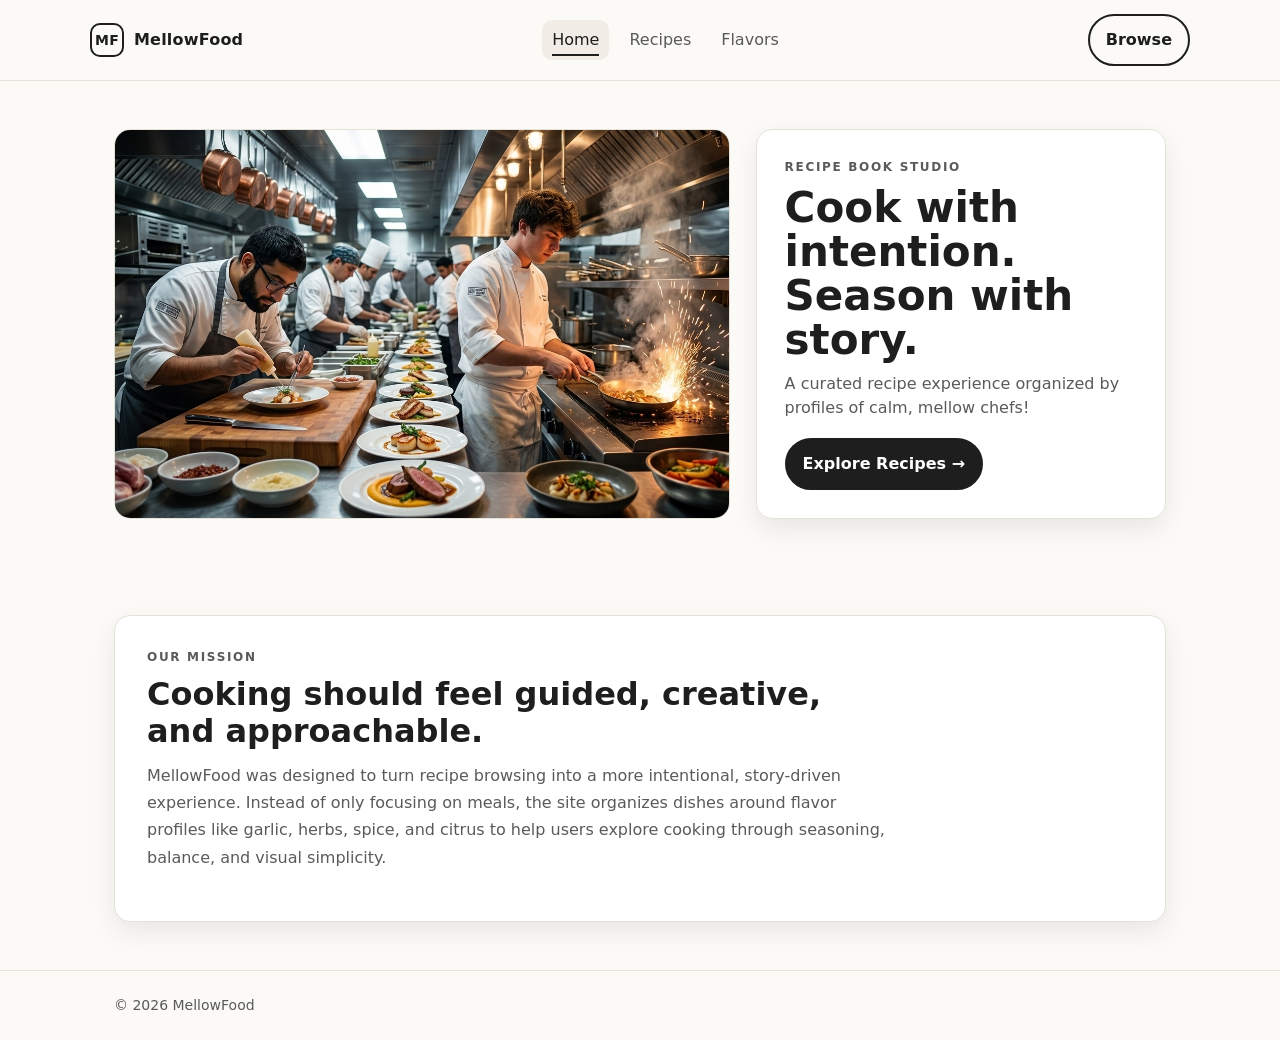
<file: index.html>
<!DOCTYPE html>
<html lang="en">
<head>
  <meta charset="UTF-8" />
  <meta name="viewport" content="width=device-width, initial-scale=1.0"/>
  <title>MellowFood | Home</title>
  <link rel="stylesheet" href="styles.css"/>
</head>
<body>

<header class="site-header">
  <div class="container navbar">
    <a class="brand" href="index.html" aria-label="MellowFood home">
      <div class="brand-mark">MF</div>
      <span>MellowFood</span>
    </a>

    <nav class="nav-links" aria-label="Primary">
      <a href="index.html" aria-current="page">Home</a>
      <a href="recipes.html">Recipes</a>
      <a href="flavors.html">Flavors</a>
    </nav>

    <a class="btn secondary" href="recipes.html">Browse</a>
  </div>
</header>

<main>
  <section class="section">
    <div class="container hero-grid">
      <div class="hero-media">
        <img src="assets/MellowChefs.png" alt="Editorial food spread with plated recipes and ingredients">
      </div>

      <div class="card hero-copy">
        <div class="kicker">recipe book studio</div>
        <h1>Cook with intention.<br/>Season with story.</h1>
        <p>
          A curated recipe experience organized by profiles of calm, mellow chefs!
        </p>
        <a class="btn" href="recipes.html">Explore Recipes →</a>
      </div>
    </div>
  </section>

  <section class="section">
    <div class="container">
      <div class="card mission-section">
        <div class="mission-copy">
          <div class="kicker">our mission</div>
          <h2>Cooking should feel guided, creative, and approachable.</h2>
          <p>
            MellowFood was designed to turn recipe browsing into a more intentional,
            story-driven experience. Instead of only focusing on meals, the site
            organizes dishes around flavor profiles like garlic, herbs, spice, and
            citrus to help users explore cooking through seasoning, balance, and
            visual simplicity.
          </p>
        </div>
      </div>
    </div>
  </section>
</main>

<footer class="site-footer">
  <div class="container">© 2026 MellowFood</div>
</footer>

</body>
</html>
</file>
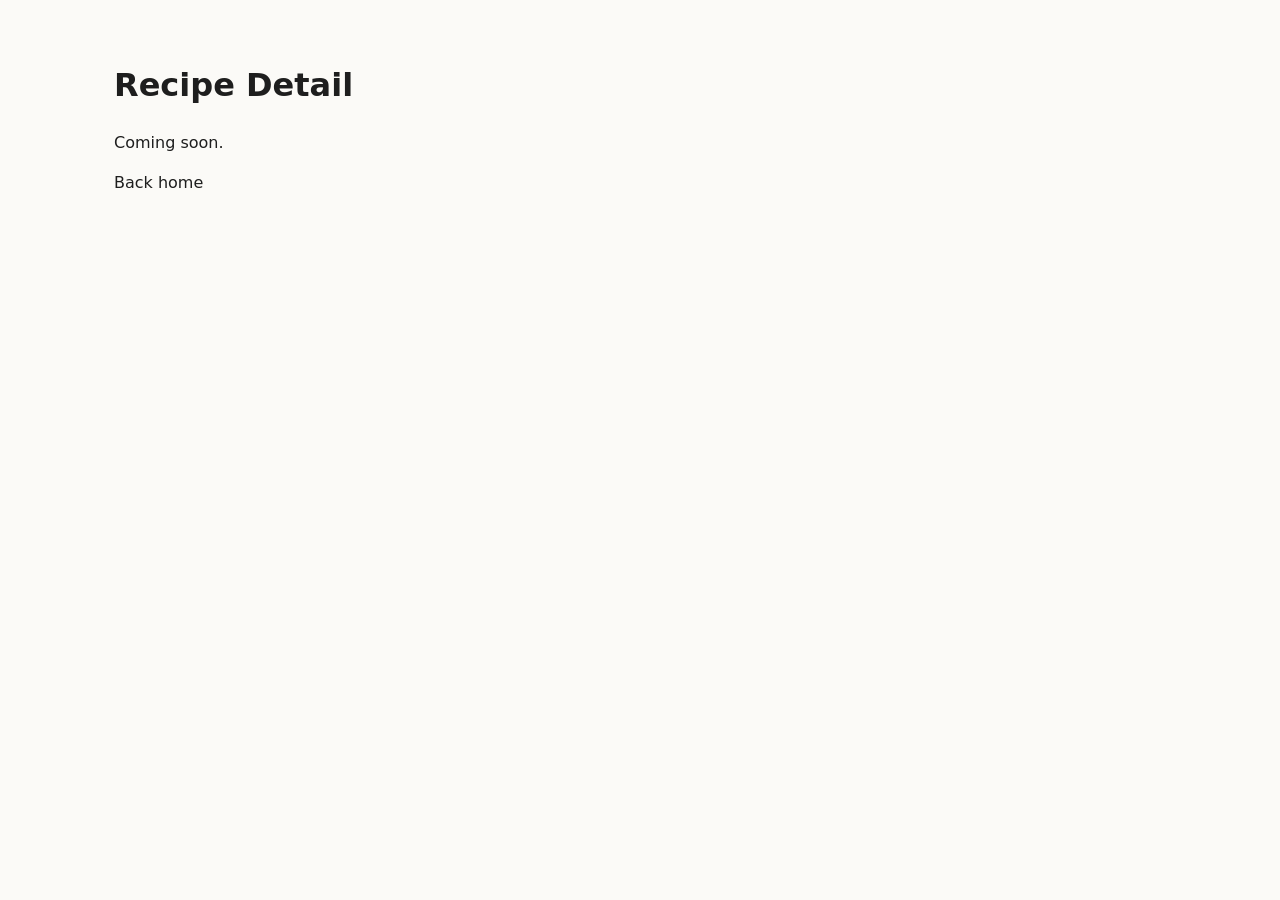
<file: detail.html>
<!DOCTYPE html>
<html lang="en">
<head>
  <meta charset="UTF-8" />
  <meta name="viewport" content="width=device-width, initial-scale=1.0"/>
  <title>MellowFood | Recipe Detail</title>
  <link rel="stylesheet" href="styles.css"/>
</head>
<body>
  <main class="container" style="padding:40px 24px;">
    <h1>Recipe Detail</h1>
    <p>Coming soon.</p>
    <a href="index.html">Back home</a>
  </main>
</body>
</html>
</file>
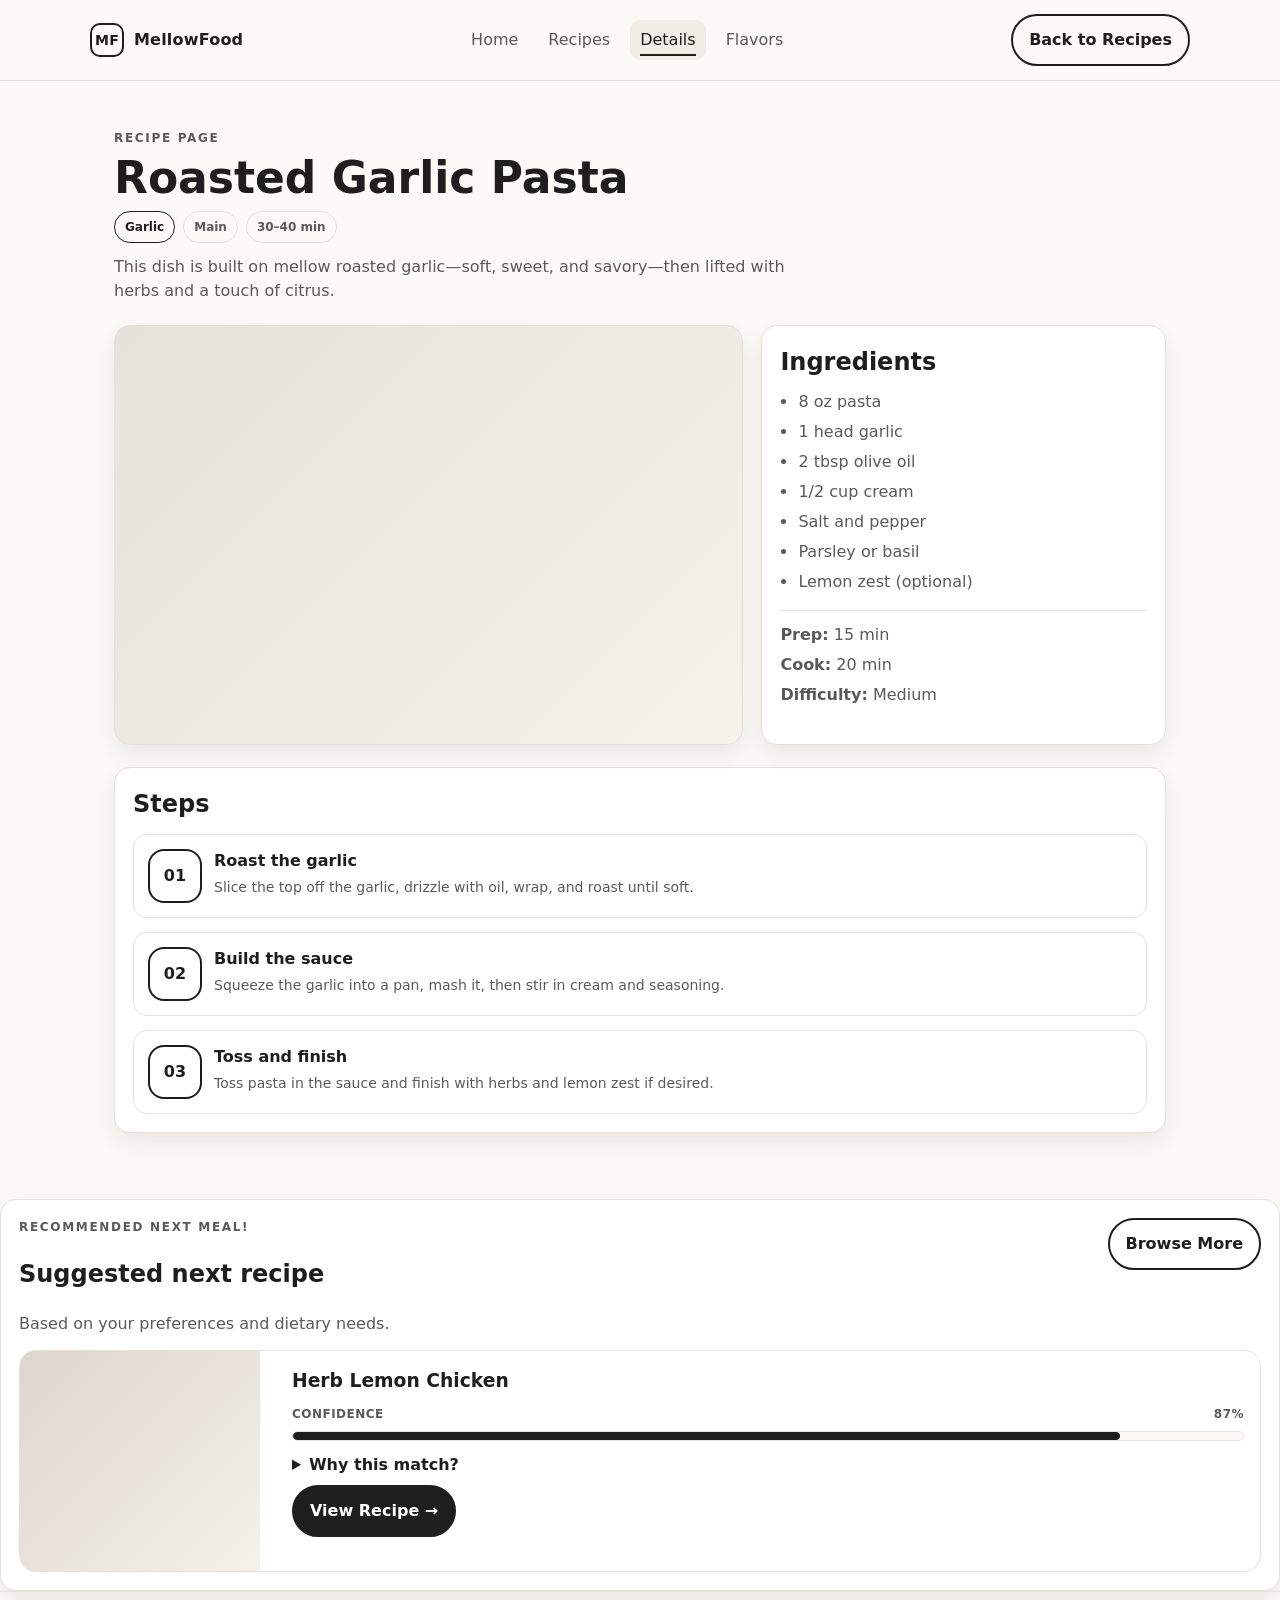
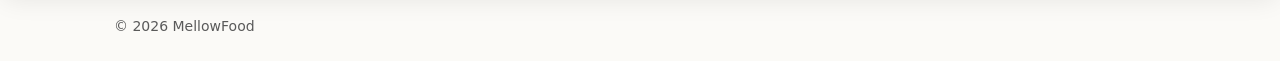
<file: details.html>
<!DOCTYPE html>
<html lang="en">
<head>
  <meta charset="UTF-8" />
  <meta name="viewport" content="width=device-width, initial-scale=1.0"/>
  <title>MellowFood | Details</title>
  <link rel="stylesheet" href="styles.css"/>
</head>
<body>

<header class="site-header">
  <div class="container navbar">
    <a class="brand" href="index.html" aria-label="MellowFood home">
      <div class="brand-mark">MF</div>
      <span>MellowFood</span>
    </a>

    <nav class="nav-links" aria-label="Primary">
      <a href="index.html">Home</a>
      <a href="recipes.html">Recipes</a>
      <a href="details.html" aria-current="page">Details</a>
      <a href="flavors.html">Flavors</a>
    </nav>

    <a class="btn secondary" href="recipes.html">Back to Recipes</a>
  </div>
</header>

<main class="section">
  <div class="container">
    <header class="detail-head">
      <div class="kicker">recipe page</div>
      <h1 class="detail-title">Roasted Garlic Pasta</h1>

      <div class="detail-tags">
        <span class="tag">Garlic</span>
        <span class="tag ghost">Main</span>
        <span class="tag ghost">30–40 min</span>
      </div>

      <p class="detail-story">
        This dish is built on mellow roasted garlic—soft, sweet, and savory—then lifted
        with herbs and a touch of citrus.
      </p>
    </header>

    <section class="detail-grid">
      <div class="card detail-media" aria-hidden="true"></div>

      <aside class="card detail-aside" aria-label="Ingredients and info">
        <h2 class="aside-title">Ingredients</h2>
        <ul class="ingredients">
          <li>8 oz pasta</li>
          <li>1 head garlic</li>
          <li>2 tbsp olive oil</li>
          <li>1/2 cup cream</li>
          <li>Salt and pepper</li>
          <li>Parsley or basil</li>
          <li>Lemon zest (optional)</li>
        </ul>

        <div class="aside-meta">
          <div><strong>Prep:</strong> 15 min</div>
          <div><strong>Cook:</strong> 20 min</div>
          <div><strong>Difficulty:</strong> Medium</div>
        </div>
      </aside>
    </section>

    <section class="card steps" aria-label="Recipe steps">
      <h2>Steps</h2>
      <ol class="step-list">
        <li class="step">
          <span class="step-num">01</span>
          <div>
            <h3>Roast the garlic</h3>
            <p>Slice the top off the garlic, drizzle with oil, wrap, and roast until soft.</p>
          </div>
        </li>

        <li class="step">
          <span class="step-num">02</span>
          <div>
            <h3>Build the sauce</h3>
            <p>Squeeze the garlic into a pan, mash it, then stir in cream and seasoning.</p>
          </div>
        </li>

        <li class="step">
          <span class="step-num">03</span>
          <div>
            <h3>Toss and finish</h3>
            <p>Toss pasta in the sauce and finish with herbs and lemon zest if desired.</p>
          </div>
        </li>
      </ol>
    </section>
  </div>
</main>

<section class="card reco" aria-label="Recommendation engine">
  <div class="reco-head">
    <div>
      <div class="kicker">Recommended next meal!</div>
      <h2>Suggested next recipe</h2>
      <p class="muted">Based on your preferences and dietary needs.</p>
    </div>

    <a class="btn secondary" href="recipes.html">Browse More</a>
  </div>

  <article class="reco-card">
    <div class="reco-thumb" aria-hidden="true"></div>

    <div class="reco-body">
      <h3>Herb Lemon Chicken</h3>

      <div class="confidence">
        <div class="confidence-row">
          <span>Confidence</span>
          <span>87%</span>
        </div>

        <div class="bar" role="img" aria-label="Confidence bar at 87 percent">
          <div class="bar-fill" style="width: 87%;"></div>
        </div>
      </div>

      <details class="why">
        <summary>Why this match?</summary>
        <ul>
          <li>Shared base of garlic and herb aromatics</li>
          <li>Citrus finish balances richness</li>
          <li>Similar cozy but bright flavor profile</li>
        </ul>
      </details>

      <a class="btn" href="details.html">View Recipe →</a>
    </div>
  </article>
</section>

<footer class="site-footer">
  <div class="container">© 2026 MellowFood</div>
</footer>

</body>
</html>
</file>
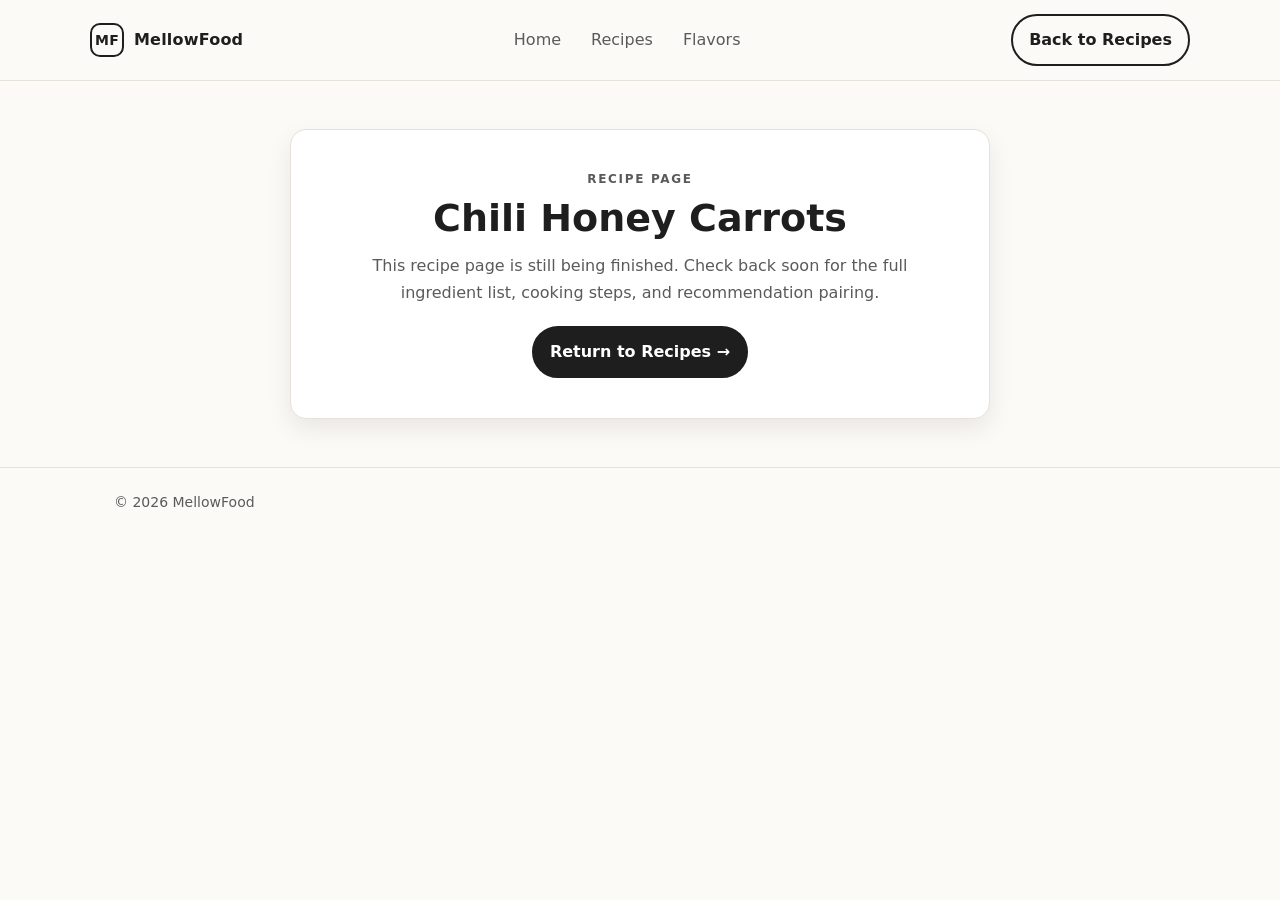
<file: details_chc.html>
<!DOCTYPE html>
<html lang="en">
<head>
  <meta charset="UTF-8" />
  <meta name="viewport" content="width=device-width, initial-scale=1.0"/>
  <title>MellowFood | Chili Honey Carrots</title>
  <link rel="stylesheet" href="styles.css"/>
</head>
<body>

<header class="site-header">
  <div class="container navbar">
    <a class="brand" href="index.html" aria-label="MellowFood home">
      <div class="brand-mark">MF</div>
      <span>MellowFood</span>
    </a>

    <nav class="nav-links" aria-label="Primary">
      <a href="index.html">Home</a>
      <a href="recipes.html">Recipes</a>
      <a href="flavors.html">Flavors</a>
    </nav>

    <a class="btn secondary" href="recipes.html">Back to Recipes</a>
  </div>
</header>

<main class="section">
  <div class="container">
    <section class="card coming-soon">
      <div class="kicker">recipe page</div>
      <h1>Chili Honey Carrots</h1>
      <p>
        This recipe page is still being finished. Check back soon for the full
        ingredient list, cooking steps, and recommendation pairing.
      </p>
      <a class="btn" href="recipes.html">Return to Recipes →</a>
    </section>
  </div>
</main>

<footer class="site-footer">
  <div class="container">© 2026 MellowFood</div>
</footer>

</body>
</html>
</file>
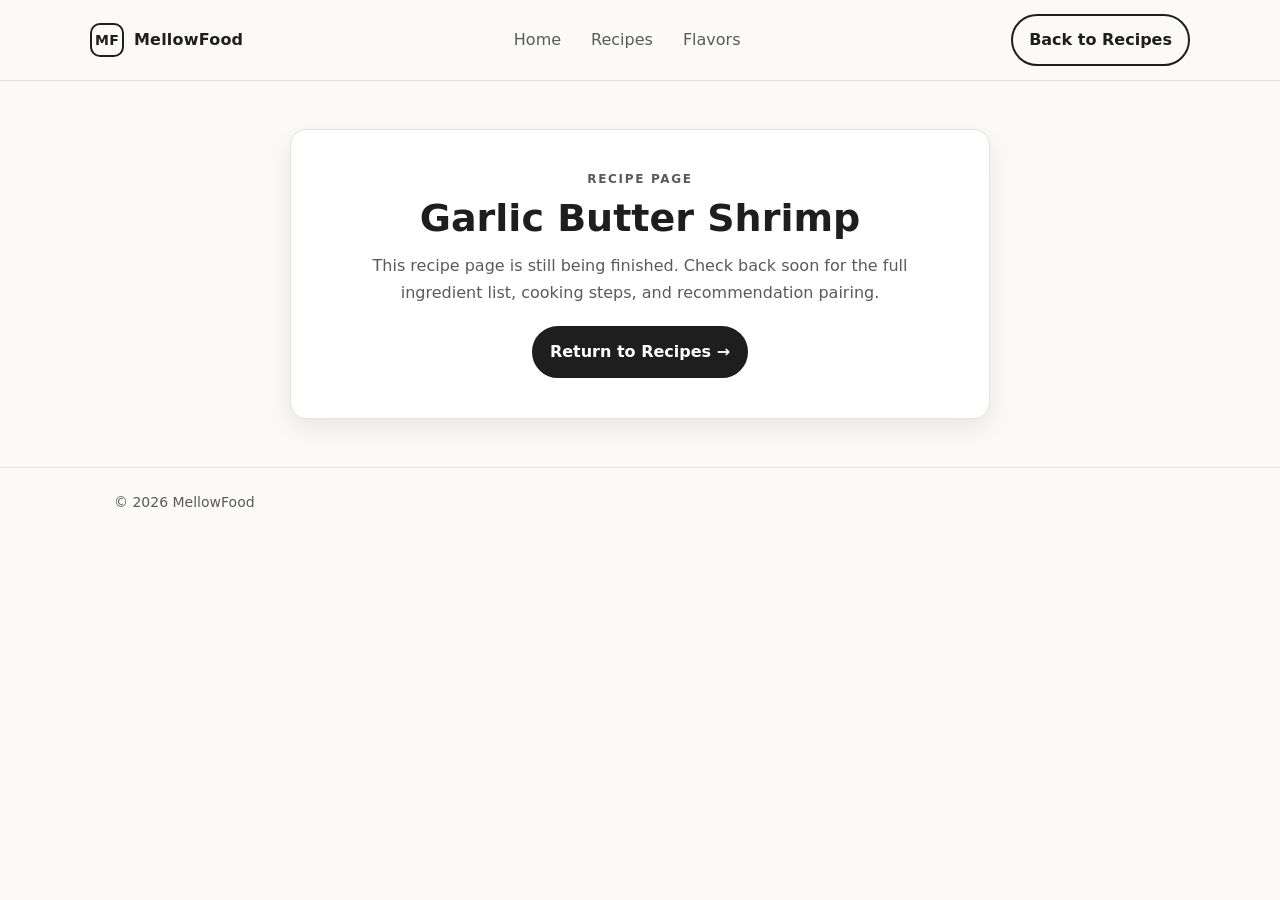
<file: details_gbs.html>
<!DOCTYPE html>
<html lang="en">
<head>
  <meta charset="UTF-8" />
  <meta name="viewport" content="width=device-width, initial-scale=1.0"/>
  <title>MellowFood | Garlic Butter Shrimp</title>
  <link rel="stylesheet" href="styles.css"/>
</head>
<body>

<header class="site-header">
  <div class="container navbar">
    <a class="brand" href="index.html" aria-label="MellowFood home">
      <div class="brand-mark">MF</div>
      <span>MellowFood</span>
    </a>

    <nav class="nav-links" aria-label="Primary">
      <a href="index.html">Home</a>
      <a href="recipes.html">Recipes</a>
      <a href="flavors.html">Flavors</a>
    </nav>

    <a class="btn secondary" href="recipes.html">Back to Recipes</a>
  </div>
</header>

<main class="section">
  <div class="container">
    <section class="card coming-soon">
      <div class="kicker">recipe page</div>
      <h1>Garlic Butter Shrimp</h1>
      <p>
        This recipe page is still being finished. Check back soon for the full
        ingredient list, cooking steps, and recommendation pairing.
      </p>
      <a class="btn" href="recipes.html">Return to Recipes →</a>
    </section>
  </div>
</main>

<footer class="site-footer">
  <div class="container">© 2026 MellowFood</div>
</footer>

</body>
</html>
</file>
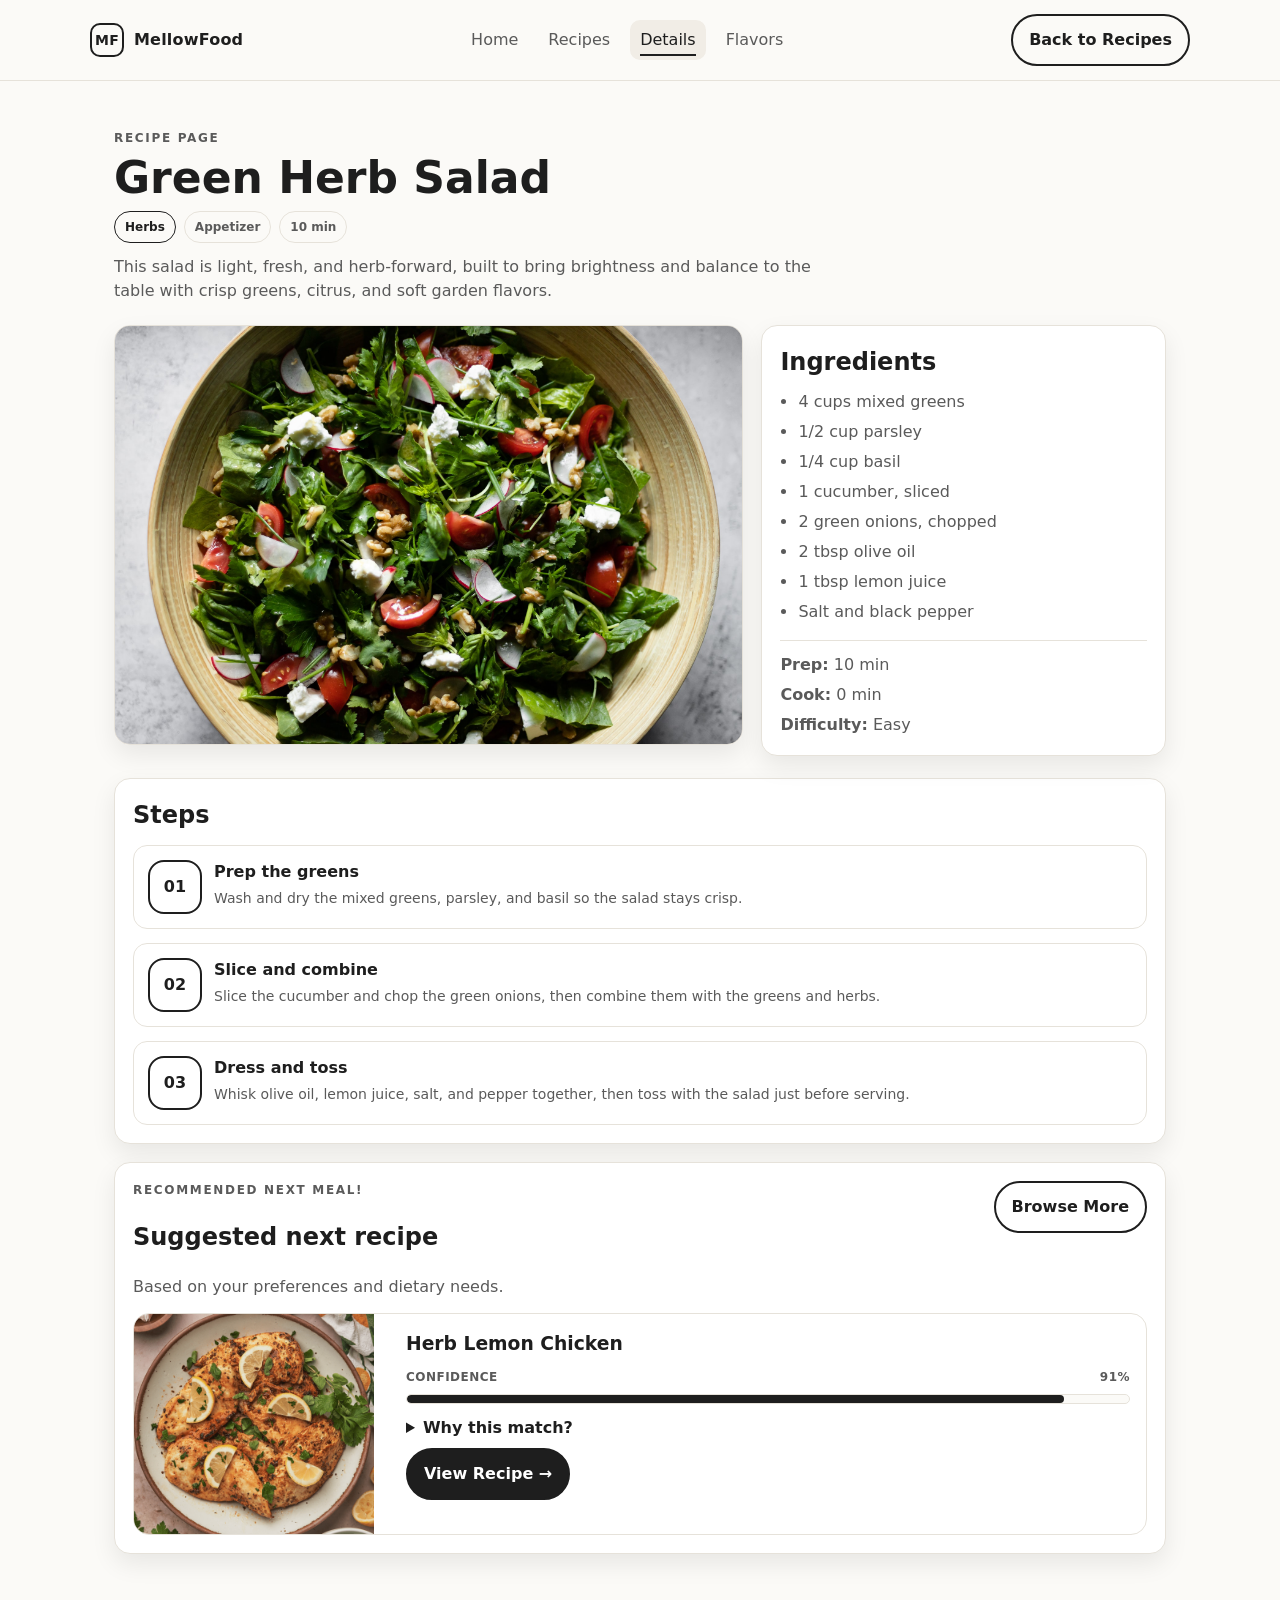
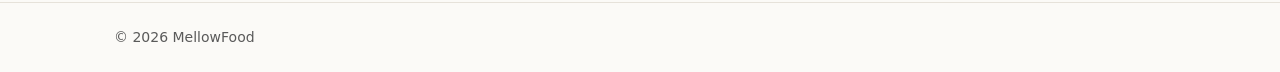
<file: details_ghs.html>
<!DOCTYPE html>
<html lang="en">
<head>
  <meta charset="UTF-8" />
  <meta name="viewport" content="width=device-width, initial-scale=1.0"/>
  <title>MellowFood | Green Herb Salad</title>
  <link rel="stylesheet" href="styles.css"/>
</head>
<body>

<header class="site-header">
  <div class="container navbar">
    <a class="brand" href="index.html" aria-label="MellowFood home">
      <div class="brand-mark">MF</div>
      <span>MellowFood</span>
    </a>

    <nav class="nav-links" aria-label="Primary">
      <a href="index.html">Home</a>
      <a href="recipes.html">Recipes</a>
      <a href="details.html" aria-current="page">Details</a>
      <a href="flavors.html">Flavors</a>
    </nav>

    <a class="btn secondary" href="recipes.html">Back to Recipes</a>
  </div>
</header>

<main class="section">
  <div class="container">
    <header class="detail-head">
      <div class="kicker">recipe page</div>
      <h1 class="detail-title">Green Herb Salad</h1>

      <div class="detail-tags">
        <span class="tag">Herbs</span>
        <span class="tag ghost">Appetizer</span>
        <span class="tag ghost">10 min</span>
      </div>

      <p class="detail-story">
        This salad is light, fresh, and herb-forward, built to bring brightness and balance
        to the table with crisp greens, citrus, and soft garden flavors.
      </p>
    </header>

    <section class="detail-grid">
      <div class="card detail-media">
        <img src="assets/HerbSalad.jpg" alt="Green herb salad in a bowl">
      </div>

      <aside class="card detail-aside" aria-label="Ingredients and info">
        <h2 class="aside-title">Ingredients</h2>
        <ul class="ingredients">
          <li>4 cups mixed greens</li>
          <li>1/2 cup parsley</li>
          <li>1/4 cup basil</li>
          <li>1 cucumber, sliced</li>
          <li>2 green onions, chopped</li>
          <li>2 tbsp olive oil</li>
          <li>1 tbsp lemon juice</li>
          <li>Salt and black pepper</li>
        </ul>

        <div class="aside-meta">
          <div><strong>Prep:</strong> 10 min</div>
          <div><strong>Cook:</strong> 0 min</div>
          <div><strong>Difficulty:</strong> Easy</div>
        </div>
      </aside>
    </section>

    <section class="card steps" aria-label="Recipe steps">
      <h2>Steps</h2>
      <ol class="step-list">
        <li class="step">
          <span class="step-num">01</span>
          <div>
            <h3>Prep the greens</h3>
            <p>Wash and dry the mixed greens, parsley, and basil so the salad stays crisp.</p>
          </div>
        </li>

        <li class="step">
          <span class="step-num">02</span>
          <div>
            <h3>Slice and combine</h3>
            <p>Slice the cucumber and chop the green onions, then combine them with the greens and herbs.</p>
          </div>
        </li>

        <li class="step">
          <span class="step-num">03</span>
          <div>
            <h3>Dress and toss</h3>
            <p>Whisk olive oil, lemon juice, salt, and pepper together, then toss with the salad just before serving.</p>
          </div>
        </li>
      </ol>
    </section>

    <section class="card reco" aria-label="Recommendation engine">
      <div class="reco-head">
        <div>
          <div class="kicker">Recommended next meal!</div>
          <h2>Suggested next recipe</h2>
          <p class="muted">Based on your preferences and dietary needs.</p>
        </div>

        <a class="btn secondary" href="recipes.html">Browse More</a>
      </div>

      <article class="reco-card">
        <div class="reco-thumb">
            <img src="assets/HerbLemonChicken.png" alt="Herb lemon chicken plated with fresh herbs">
        </div>

        <div class="reco-body">
          <h3>Herb Lemon Chicken</h3>

          <div class="confidence">
            <div class="confidence-row">
              <span>Confidence</span>
              <span>91%</span>
            </div>

            <div class="bar" role="img" aria-label="Confidence bar at 91 percent">
              <div class="bar-fill" style="width: 91%;"></div>
            </div>
          </div>

          <details class="why">
            <summary>Why this match?</summary>
            <ul>
              <li>Shared herb-forward flavor profile</li>
              <li>Citrus keeps the transition light and fresh</li>
              <li>Works naturally as a main after a lighter starter</li>
            </ul>
          </details>

          <a class="btn" href="details_hlc.html">View Recipe →</a>
        </div>
      </article>
    </section>
  </div>
</main>

<footer class="site-footer">
  <div class="container">© 2026 MellowFood</div>
</footer>

</body>
</html>
</file>
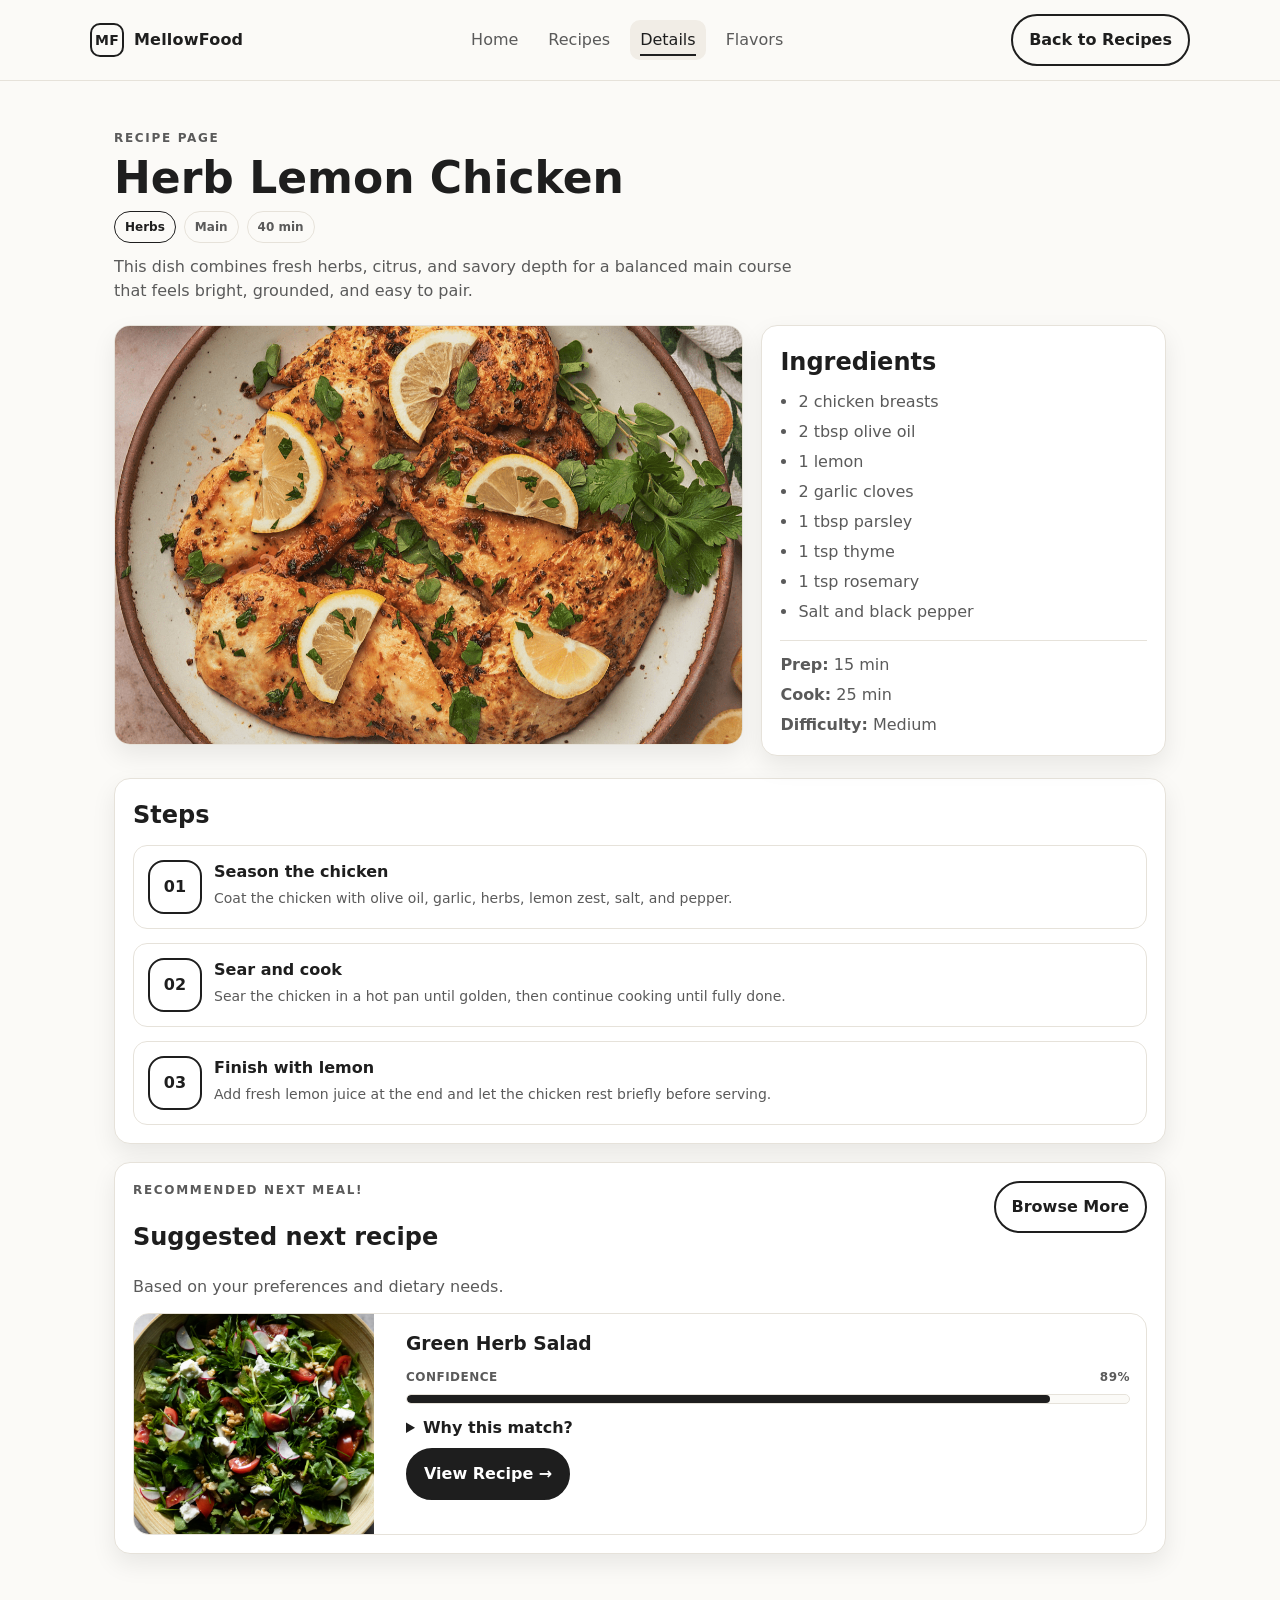
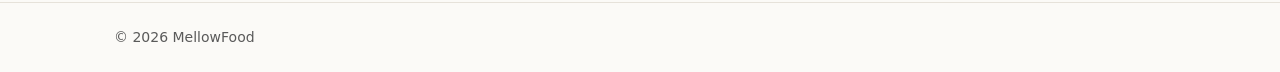
<file: details_hlc.html>
<!DOCTYPE html>
<html lang="en">
<head>
  <meta charset="UTF-8" />
  <meta name="viewport" content="width=device-width, initial-scale=1.0"/>
  <title>MellowFood | Herb Lemon Chicken</title>
  <link rel="stylesheet" href="styles.css"/>
</head>
<body>

<header class="site-header">
  <div class="container navbar">
    <a class="brand" href="index.html" aria-label="MellowFood home">
      <div class="brand-mark">MF</div>
      <span>MellowFood</span>
    </a>

    <nav class="nav-links" aria-label="Primary">
      <a href="index.html">Home</a>
      <a href="recipes.html">Recipes</a>
      <a href="details.html" aria-current="page">Details</a>
      <a href="flavors.html">Flavors</a>
    </nav>

    <a class="btn secondary" href="recipes.html">Back to Recipes</a>
  </div>
</header>

<main class="section">
  <div class="container">
    <header class="detail-head">
      <div class="kicker">recipe page</div>
      <h1 class="detail-title">Herb Lemon Chicken</h1>

      <div class="detail-tags">
        <span class="tag">Herbs</span>
        <span class="tag ghost">Main</span>
        <span class="tag ghost">40 min</span>
      </div>

      <p class="detail-story">
        This dish combines fresh herbs, citrus, and savory depth for a balanced main course
        that feels bright, grounded, and easy to pair.
      </p>
    </header>

    <section class="detail-grid">
      <div class="card detail-media">
        <img src="assets/HerbLemonChicken.png" alt="Herb lemon chicken on a plate">
      </div>

      <aside class="card detail-aside" aria-label="Ingredients and info">
        <h2 class="aside-title">Ingredients</h2>
        <ul class="ingredients">
          <li>2 chicken breasts</li>
          <li>2 tbsp olive oil</li>
          <li>1 lemon</li>
          <li>2 garlic cloves</li>
          <li>1 tbsp parsley</li>
          <li>1 tsp thyme</li>
          <li>1 tsp rosemary</li>
          <li>Salt and black pepper</li>
        </ul>

        <div class="aside-meta">
          <div><strong>Prep:</strong> 15 min</div>
          <div><strong>Cook:</strong> 25 min</div>
          <div><strong>Difficulty:</strong> Medium</div>
        </div>
      </aside>
    </section>

    <section class="card steps" aria-label="Recipe steps">
      <h2>Steps</h2>
      <ol class="step-list">
        <li class="step">
          <span class="step-num">01</span>
          <div>
            <h3>Season the chicken</h3>
            <p>Coat the chicken with olive oil, garlic, herbs, lemon zest, salt, and pepper.</p>
          </div>
        </li>

        <li class="step">
          <span class="step-num">02</span>
          <div>
            <h3>Sear and cook</h3>
            <p>Sear the chicken in a hot pan until golden, then continue cooking until fully done.</p>
          </div>
        </li>

        <li class="step">
          <span class="step-num">03</span>
          <div>
            <h3>Finish with lemon</h3>
            <p>Add fresh lemon juice at the end and let the chicken rest briefly before serving.</p>
          </div>
        </li>
      </ol>
    </section>

    <section class="card reco" aria-label="Recommendation engine">
      <div class="reco-head">
        <div>
          <div class="kicker">Recommended next meal!</div>
          <h2>Suggested next recipe</h2>
          <p class="muted">Based on your preferences and dietary needs.</p>
        </div>

        <a class="btn secondary" href="recipes.html">Browse More</a>
      </div>

      <article class="reco-card">
        <div class="reco-thumb">
            <img src="assets/HerbSalad.jpg" alt="Green herb salad in a bowl">
        </div>

        <div class="reco-body">
          <h3>Green Herb Salad</h3>

          <div class="confidence">
            <div class="confidence-row">
              <span>Confidence</span>
              <span>89%</span>
            </div>

            <div class="bar" role="img" aria-label="Confidence bar at 89 percent">
              <div class="bar-fill" style="width: 89%;"></div>
            </div>
          </div>

          <details class="why">
            <summary>Why this match?</summary>
            <ul>
              <li>Both recipes highlight fresh herbs</li>
              <li>The salad complements the chicken without overpowering it</li>
              <li>Creates a clean and cohesive meal pairing</li>
            </ul>
          </details>

          <a class="btn" href="details_ghs.html">View Recipe →</a>
        </div>
      </article>
    </section>
  </div>
</main>

<footer class="site-footer">
  <div class="container">© 2026 MellowFood</div>
</footer>

</body>
</html>
</file>
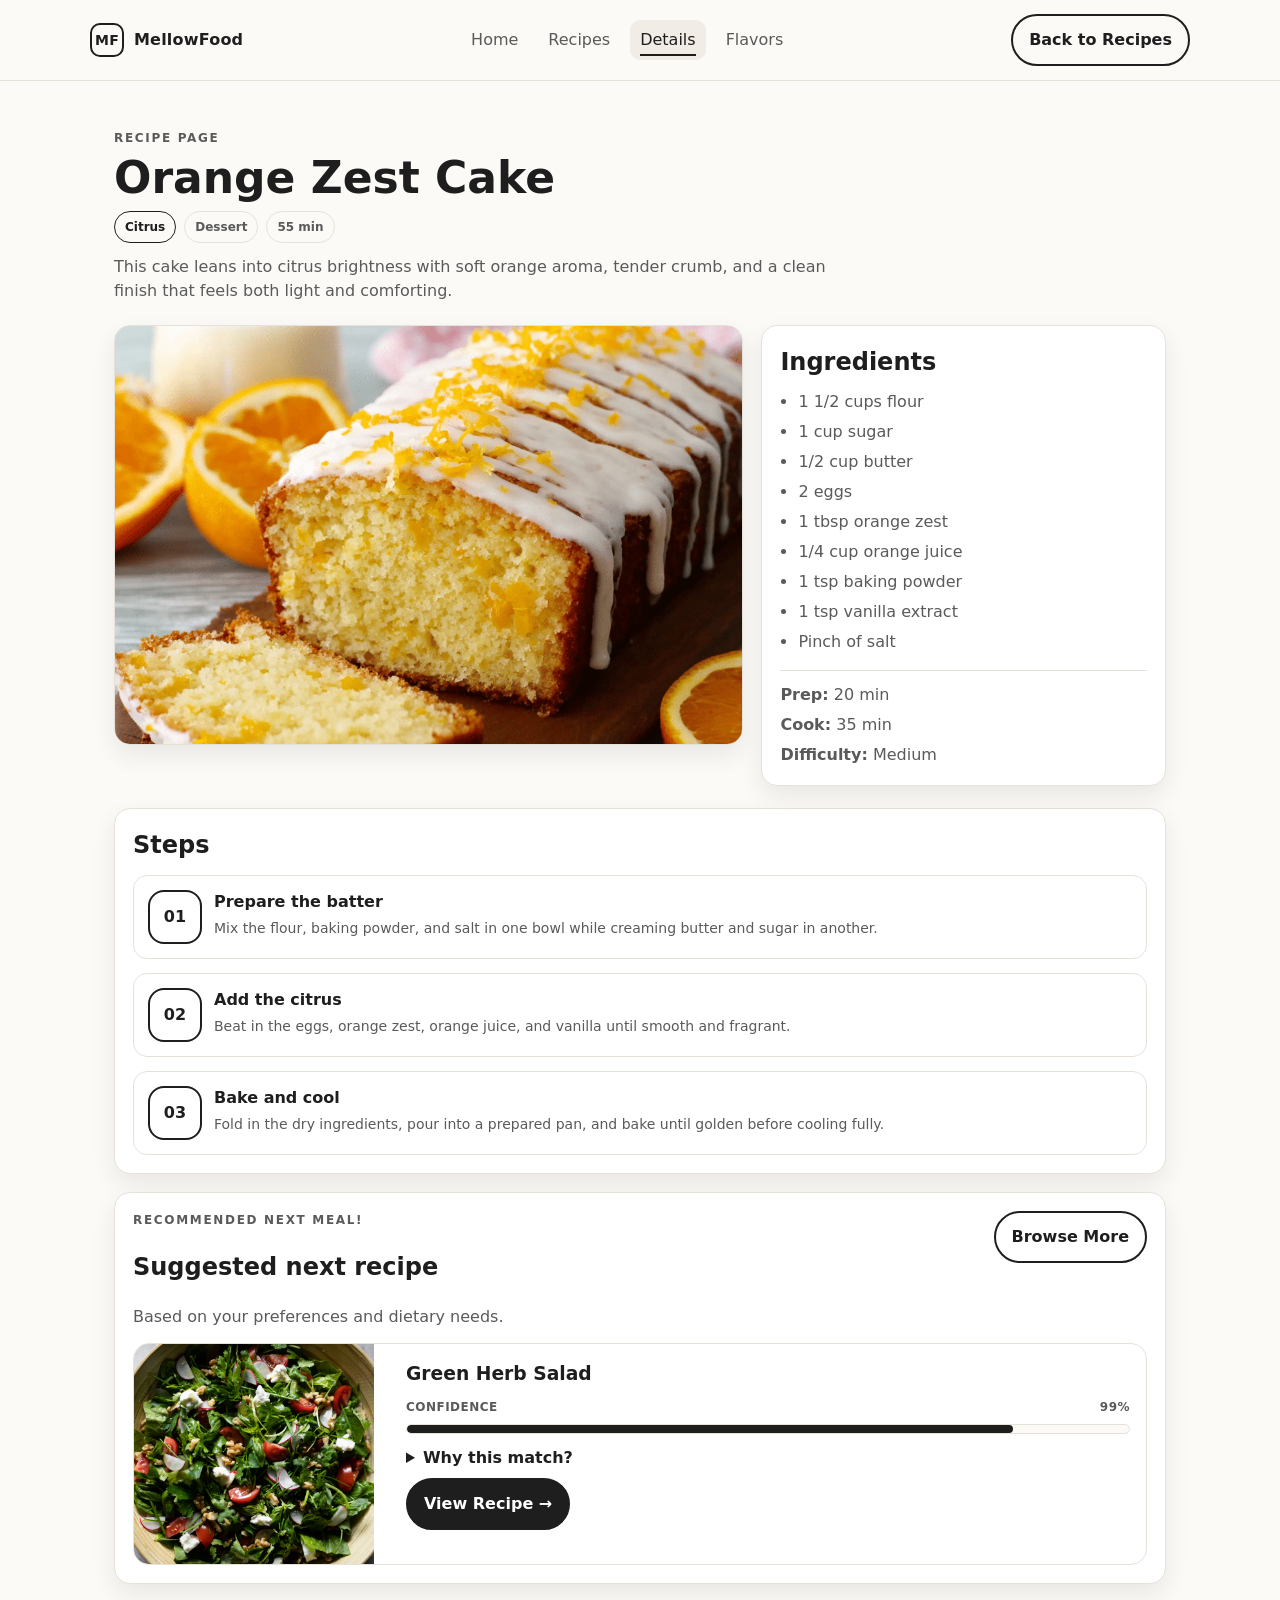
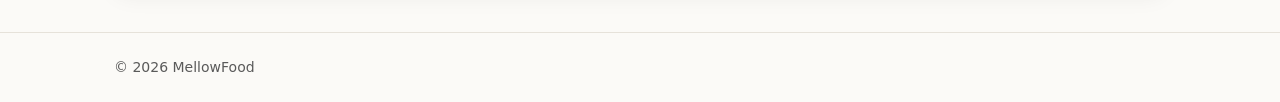
<file: details_ozc.html>
<!DOCTYPE html>
<html lang="en">
<head>
  <meta charset="UTF-8" />
  <meta name="viewport" content="width=device-width, initial-scale=1.0"/>
  <title>MellowFood | Orange Zest Cake</title>
  <link rel="stylesheet" href="styles.css"/>
</head>
<body>

<header class="site-header">
  <div class="container navbar">
    <a class="brand" href="index.html" aria-label="MellowFood home">
      <div class="brand-mark">MF</div>
      <span>MellowFood</span>
    </a>

    <nav class="nav-links" aria-label="Primary">
      <a href="index.html">Home</a>
      <a href="recipes.html">Recipes</a>
      <a href="details.html" aria-current="page">Details</a>
      <a href="flavors.html">Flavors</a>
    </nav>

    <a class="btn secondary" href="recipes.html">Back to Recipes</a>
  </div>
</header>

<main class="section">
  <div class="container">
    <header class="detail-head">
      <div class="kicker">recipe page</div>
      <h1 class="detail-title">Orange Zest Cake</h1>

      <div class="detail-tags">
        <span class="tag">Citrus</span>
        <span class="tag ghost">Dessert</span>
        <span class="tag ghost">55 min</span>
      </div>

      <p class="detail-story">
        This cake leans into citrus brightness with soft orange aroma, tender crumb,
        and a clean finish that feels both light and comforting.
      </p>
    </header>

    <section class="detail-grid">
      <div class="card detail-media">
        <img src="assets/OrangeZestCake.png" alt="Orange zest cake on a plate">
      </div>

      <aside class="card detail-aside" aria-label="Ingredients and info">
        <h2 class="aside-title">Ingredients</h2>
        <ul class="ingredients">
          <li>1 1/2 cups flour</li>
          <li>1 cup sugar</li>
          <li>1/2 cup butter</li>
          <li>2 eggs</li>
          <li>1 tbsp orange zest</li>
          <li>1/4 cup orange juice</li>
          <li>1 tsp baking powder</li>
          <li>1 tsp vanilla extract</li>
          <li>Pinch of salt</li>
        </ul>

        <div class="aside-meta">
          <div><strong>Prep:</strong> 20 min</div>
          <div><strong>Cook:</strong> 35 min</div>
          <div><strong>Difficulty:</strong> Medium</div>
        </div>
      </aside>
    </section>

    <section class="card steps" aria-label="Recipe steps">
      <h2>Steps</h2>
      <ol class="step-list">
        <li class="step">
          <span class="step-num">01</span>
          <div>
            <h3>Prepare the batter</h3>
            <p>Mix the flour, baking powder, and salt in one bowl while creaming butter and sugar in another.</p>
          </div>
        </li>

        <li class="step">
          <span class="step-num">02</span>
          <div>
            <h3>Add the citrus</h3>
            <p>Beat in the eggs, orange zest, orange juice, and vanilla until smooth and fragrant.</p>
          </div>
        </li>

        <li class="step">
          <span class="step-num">03</span>
          <div>
            <h3>Bake and cool</h3>
            <p>Fold in the dry ingredients, pour into a prepared pan, and bake until golden before cooling fully.</p>
          </div>
        </li>
      </ol>
    </section>

    <section class="card reco" aria-label="Recommendation engine">
      <div class="reco-head">
        <div>
          <div class="kicker">Recommended next meal!</div>
          <h2>Suggested next recipe</h2>
          <p class="muted">Based on your preferences and dietary needs.</p>
        </div>

        <a class="btn secondary" href="recipes.html">Browse More</a>
      </div>

      <article class="reco-card">
        <div class="reco-thumb">
            <img src="assets/HerbSalad.jpg" alt="Green herb salad in a bowl">
        </div>

        <div class="reco-body">
          <h3>Green Herb Salad</h3>

          <div class="confidence">
            <div class="confidence-row">
              <span>Confidence</span>
              <span>99%</span>
            </div>

            <div class="bar" role="img" aria-label="Confidence bar at 84 percent">
              <div class="bar-fill" style="width: 84%;"></div>
            </div>
          </div>

          <details class="why">
            <summary>Why this match?</summary>
            <ul>
              <li>Both recipes feature fresh, vibrant ingredients</li>
              <li>The flavor profile stays bright and clean</li>
              <li>Creates a cohesive savory-to-fresh progression</li>
            </ul>
          </details>

          <a class="btn" href="details_ghs.html">View Recipe →</a>
        </div>
      </article>
    </section>
  </div>
</main>

<footer class="site-footer">
  <div class="container">© 2026 MellowFood</div>
</footer>

</body>
</html>
</file>
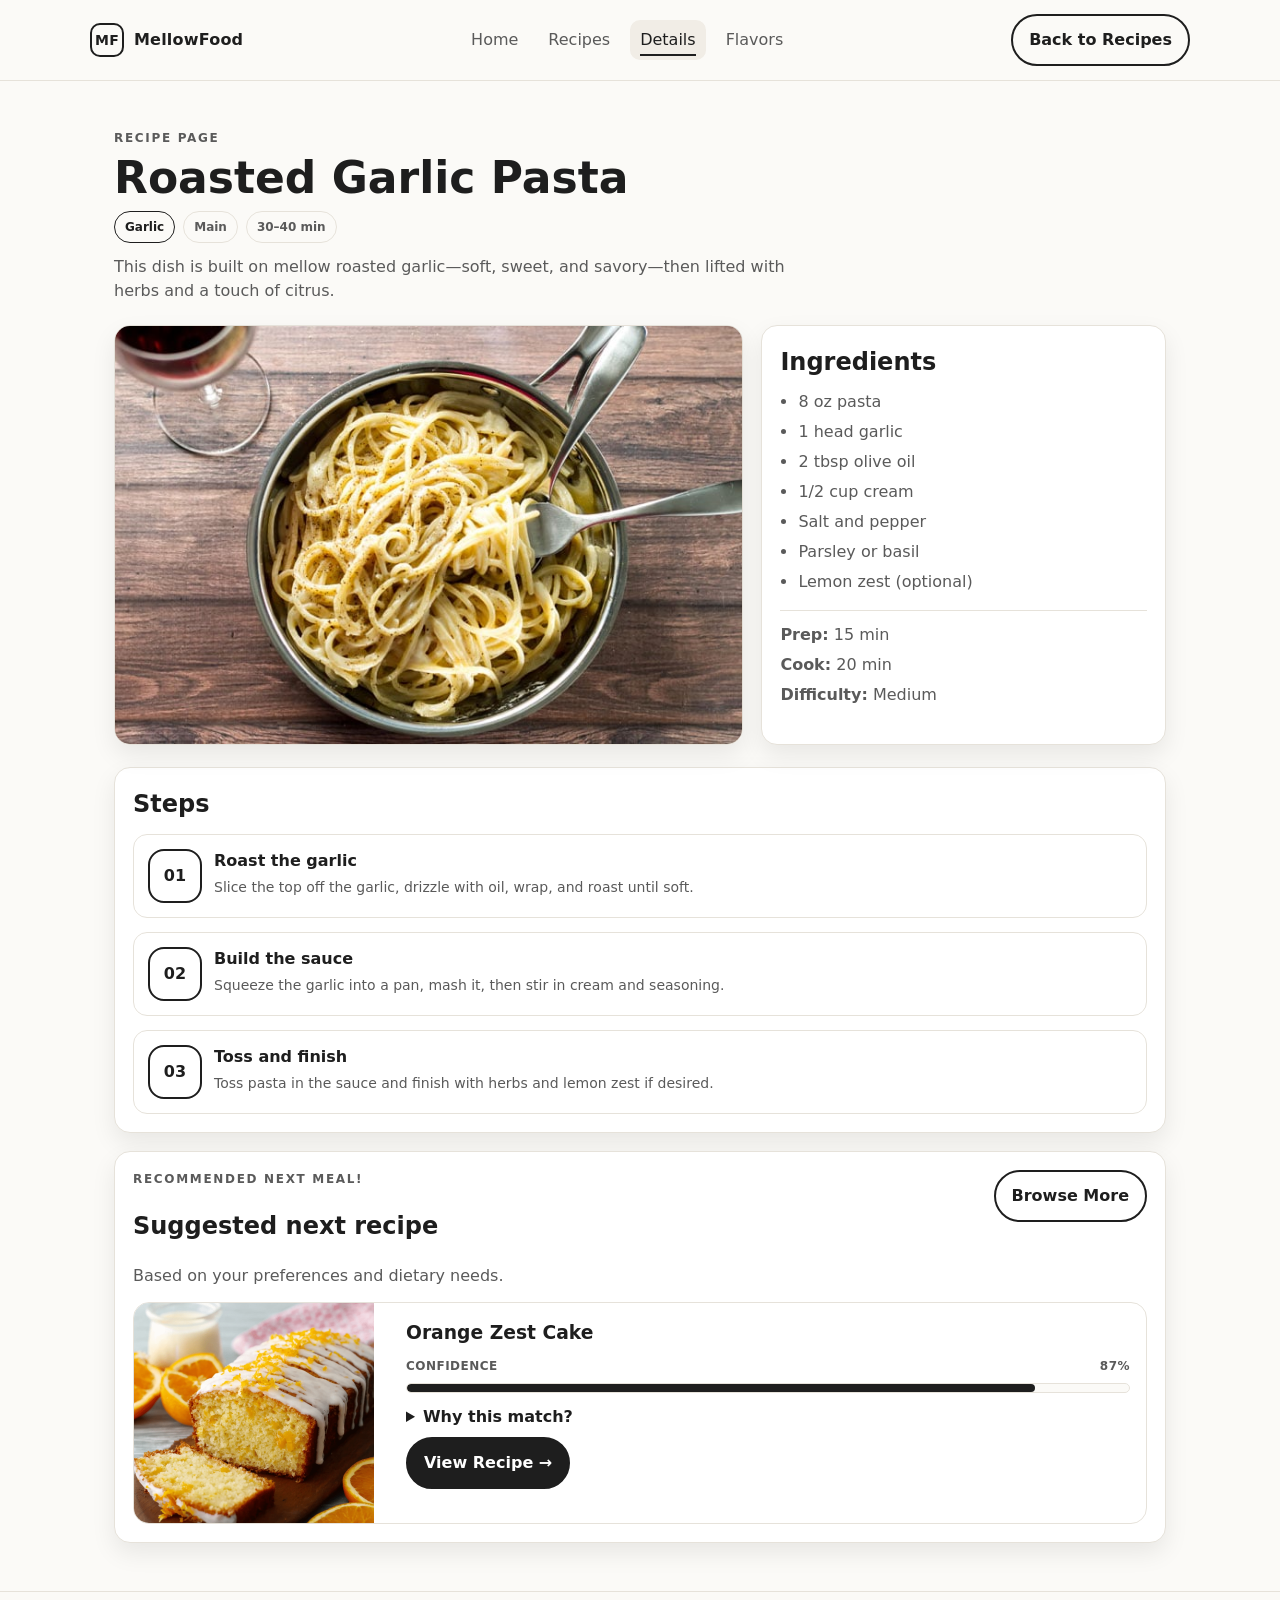
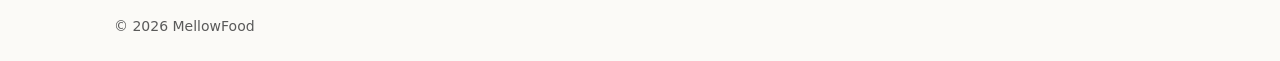
<file: details_rgp.html>
<!DOCTYPE html>
<html lang="en">
<head>
  <meta charset="UTF-8" />
  <meta name="viewport" content="width=device-width, initial-scale=1.0"/>
  <title>MellowFood | Roasted Garlic Pasta</title>
  <link rel="stylesheet" href="styles.css"/>
</head>
<body>

<header class="site-header">
  <div class="container navbar">
    <a class="brand" href="index.html" aria-label="MellowFood home">
      <div class="brand-mark">MF</div>
      <span>MellowFood</span>
    </a>

    <nav class="nav-links" aria-label="Primary">
      <a href="index.html">Home</a>
      <a href="recipes.html">Recipes</a>
      <a href="details.html" aria-current="page">Details</a>
      <a href="flavors.html">Flavors</a>
    </nav>

    <a class="btn secondary" href="recipes.html">Back to Recipes</a>
  </div>
</header>

<main class="section">
  <div class="container">
    <header class="detail-head">
      <div class="kicker">recipe page</div>
      <h1 class="detail-title">Roasted Garlic Pasta</h1>

      <div class="detail-tags">
        <span class="tag">Garlic</span>
        <span class="tag ghost">Main</span>
        <span class="tag ghost">30–40 min</span>
      </div>

      <p class="detail-story">
        This dish is built on mellow roasted garlic—soft, sweet, and savory—then lifted
        with herbs and a touch of citrus.
      </p>
    </header>

    <section class="detail-grid">
      <div class="card detail-media">
        <img src="assets/RoastedGarlicPasta.jpg" alt="Roasted garlic pasta served in a bowl">
      </div>

      <aside class="card detail-aside" aria-label="Ingredients and info">
        <h2 class="aside-title">Ingredients</h2>
        <ul class="ingredients">
          <li>8 oz pasta</li>
          <li>1 head garlic</li>
          <li>2 tbsp olive oil</li>
          <li>1/2 cup cream</li>
          <li>Salt and pepper</li>
          <li>Parsley or basil</li>
          <li>Lemon zest (optional)</li>
        </ul>

        <div class="aside-meta">
          <div><strong>Prep:</strong> 15 min</div>
          <div><strong>Cook:</strong> 20 min</div>
          <div><strong>Difficulty:</strong> Medium</div>
        </div>
      </aside>
    </section>

    <section class="card steps" aria-label="Recipe steps">
      <h2>Steps</h2>
      <ol class="step-list">
        <li class="step">
          <span class="step-num">01</span>
          <div>
            <h3>Roast the garlic</h3>
            <p>Slice the top off the garlic, drizzle with oil, wrap, and roast until soft.</p>
          </div>
        </li>

        <li class="step">
          <span class="step-num">02</span>
          <div>
            <h3>Build the sauce</h3>
            <p>Squeeze the garlic into a pan, mash it, then stir in cream and seasoning.</p>
          </div>
        </li>

        <li class="step">
          <span class="step-num">03</span>
          <div>
            <h3>Toss and finish</h3>
            <p>Toss pasta in the sauce and finish with herbs and lemon zest if desired.</p>
          </div>
        </li>
      </ol>
    </section>

    <section class="card reco" aria-label="Recommendation engine">
      <div class="reco-head">
        <div>
          <div class="kicker">Recommended next meal!</div>
          <h2>Suggested next recipe</h2>
          <p class="muted">Based on your preferences and dietary needs.</p>
        </div>

        <a class="btn secondary" href="recipes.html">Browse More</a>
      </div>

      <article class="reco-card">
        <div class="reco-thumb">
            <img src="assets/OrangeZestCake.png" alt="Orange zest cake on a plate">
        </div>

        <div class="reco-body">
          <h3>Orange Zest Cake</h3>

          <div class="confidence">
            <div class="confidence-row">
              <span>Confidence</span>
              <span>87%</span>
            </div>

            <div class="bar" role="img" aria-label="Confidence bar at 87 percent">
              <div class="bar-fill" style="width: 87%;"></div>
            </div>
          </div>

          <details class="why">
            <summary>Why this match?</summary>
            <ul>
              <li>A great hearty meal with a sweet finish</li>
              <li>Citrus finish balances richness</li>
              <li>Similar cozy but bright flavor profile</li>
            </ul>
          </details>

          <a class="btn" href="details_ozc.html">View Recipe →</a>
        </div>
      </article>
    </section>
  </div>
</main>



<footer class="site-footer">
  <div class="container">© 2026 MellowFood</div>
</footer>

</body>
</html>
</file>
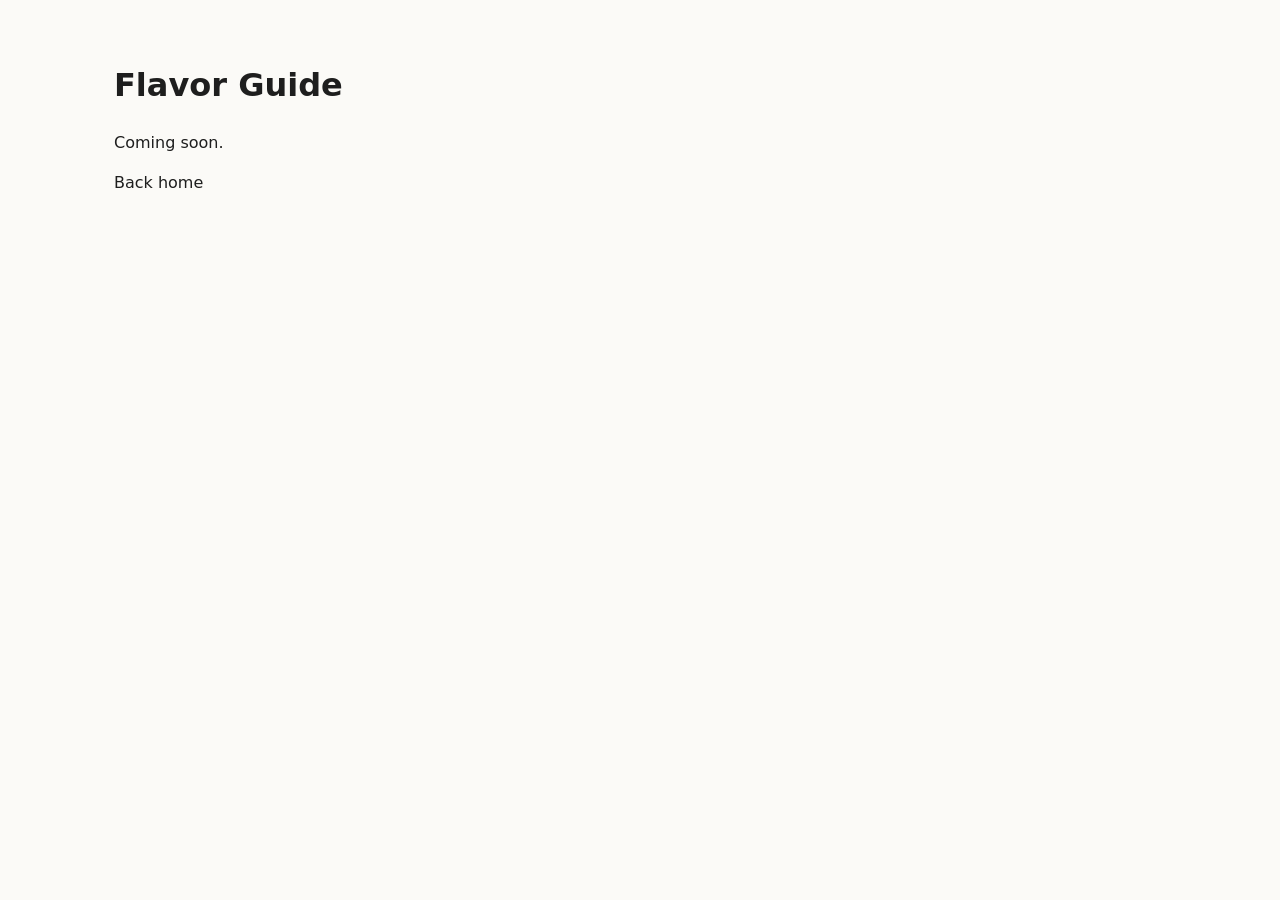
<file: flavor.html>
<!DOCTYPE html>
<html lang="en">
<head>
  <meta charset="UTF-8" />
  <meta name="viewport" content="width=device-width, initial-scale=1.0"/>
  <title>MellowFood | Flavor Guide</title>
  <link rel="stylesheet" href="styles.css"/>
</head>
<body>
  <main class="container" style="padding:40px 24px;">
    <h1>Flavor Guide</h1>
    <p>Coming soon.</p>
    <a href="index.html">Back home</a>
  </main>
</body>
</html>
</file>
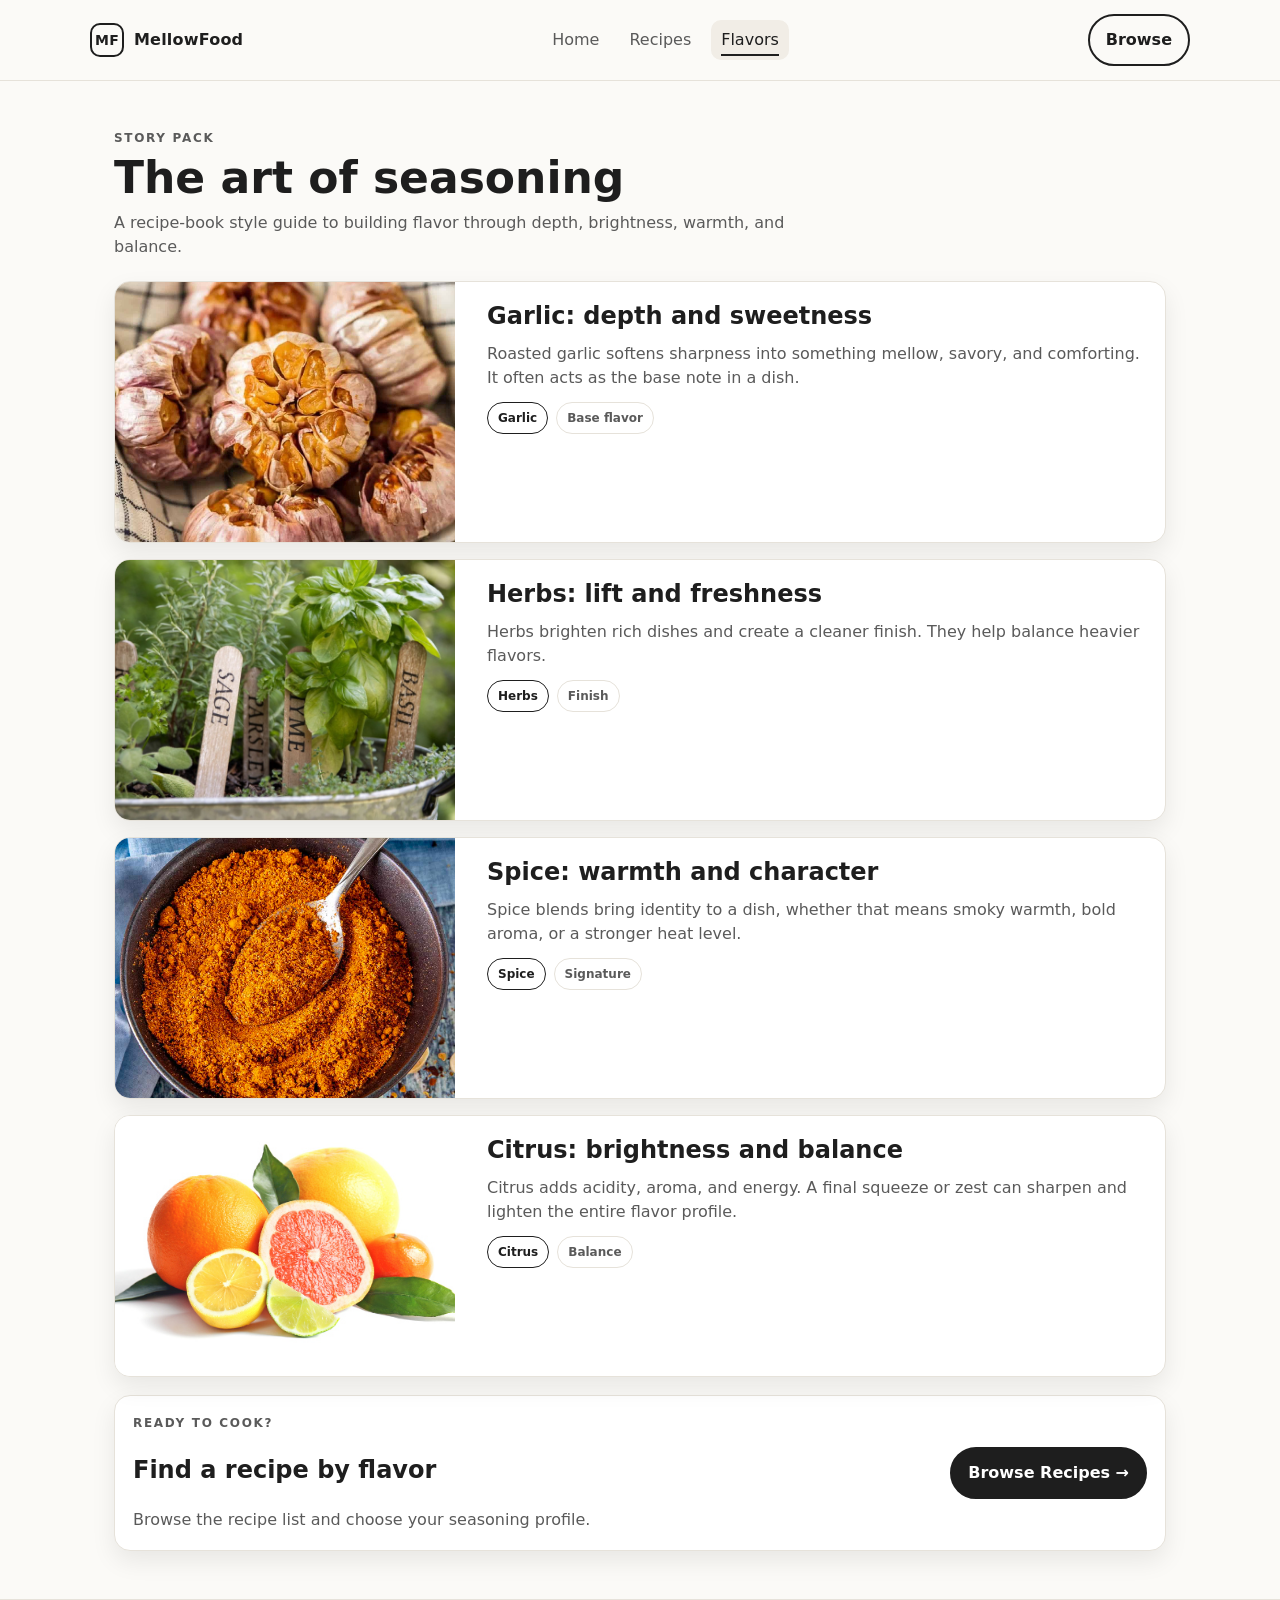
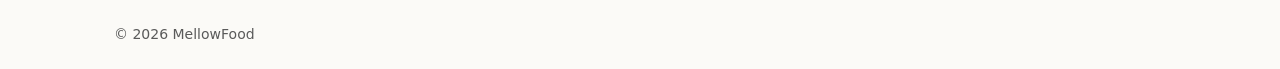
<file: flavors.html>
<!DOCTYPE html>
<html lang="en">
<head>
  <meta charset="UTF-8" />
  <meta name="viewport" content="width=device-width, initial-scale=1.0"/>
  <title>MellowFood | Flavors</title>
  <link rel="stylesheet" href="styles.css"/>
</head>
<body>

<header class="site-header">
  <div class="container navbar">
    <a class="brand" href="index.html" aria-label="MellowFood home">
      <div class="brand-mark">MF</div>
      <span>MellowFood</span>
    </a>

    <nav class="nav-links" aria-label="Primary">
      <a href="index.html">Home</a>
      <a href="recipes.html">Recipes</a>
      <a href="flavors.html" aria-current="page">Flavors</a>
    </nav>

    <a class="btn secondary" href="recipes.html">Browse</a>
  </div>
</header>

<main class="section">
  <div class="container">
    <header class="guide-head">
      <div class="kicker">story pack</div>
      <h1 class="guide-title">The art of seasoning</h1>
      <p class="guide-subtitle">
        A recipe-book style guide to building flavor through depth, brightness, warmth, and balance.
      </p>
    </header>

    <section class="guide-stack" aria-label="Flavor guide sections">
      <article class="card guide-block">
        <div class="guide-media">
          <img src="assets/garlic.jpg" alt="Garlic cloves and herbs on a cutting board">
        </div>
        <div class="guide-copy">
          <h2>Garlic: depth and sweetness</h2>
          <p>
            Roasted garlic softens sharpness into something mellow, savory, and comforting.
            It often acts as the base note in a dish.
          </p>
          <div class="tag-row">
            <span class="tag">Garlic</span>
            <span class="tag ghost">Base flavor</span>
          </div>
        </div>
      </article>

      <article class="card guide-block">
        <div class="guide-media">
          <img src="assets/herb.jpg" alt="Fresh herbs on a cutting board">
        </div>
        <div class="guide-copy">
          <h2>Herbs: lift and freshness</h2>
          <p>
            Herbs brighten rich dishes and create a cleaner finish.
            They help balance heavier flavors.
          </p>
          <div class="tag-row">
            <span class="tag">Herbs</span>
            <span class="tag ghost">Finish</span>
          </div>
        </div>
      </article>

      <article class="card guide-block">
        <div class="guide-media">
          <img src="assets/spice.jpg" alt="Spice blends on a cutting board">
        </div>
        <div class="guide-copy">
          <h2>Spice: warmth and character</h2>
          <p>
            Spice blends bring identity to a dish, whether that means smoky warmth,
            bold aroma, or a stronger heat level.
          </p>
          <div class="tag-row">
            <span class="tag">Spice</span>
            <span class="tag ghost">Signature</span>
          </div>
        </div>
      </article>

      <article class="card guide-block">
        <div class="guide-media">
          <img src="assets/citrus.jpg" alt="Citrus fruits on a cutting board">
        </div>
        <div class="guide-copy">
          <h2>Citrus: brightness and balance</h2>
          <p>
            Citrus adds acidity, aroma, and energy. A final squeeze or zest can sharpen
            and lighten the entire flavor profile.
          </p>
          <div class="tag-row">
            <span class="tag">Citrus</span>
            <span class="tag ghost">Balance</span>
          </div>
        </div>
      </article>
    </section>

    <section class="card guide-cta" aria-label="Call to action">
      <div>
        <div class="kicker">ready to cook?</div>
        <h2>Find a recipe by flavor</h2>
        <p class="muted">Browse the recipe list and choose your seasoning profile.</p>
      </div>

      <a class="btn" href="recipes.html">Browse Recipes →</a>
    </section>
  </div>
</main>

<footer class="site-footer">
  <div class="container">© 2026 MellowFood</div>
</footer>

</body>
</html>
</file>
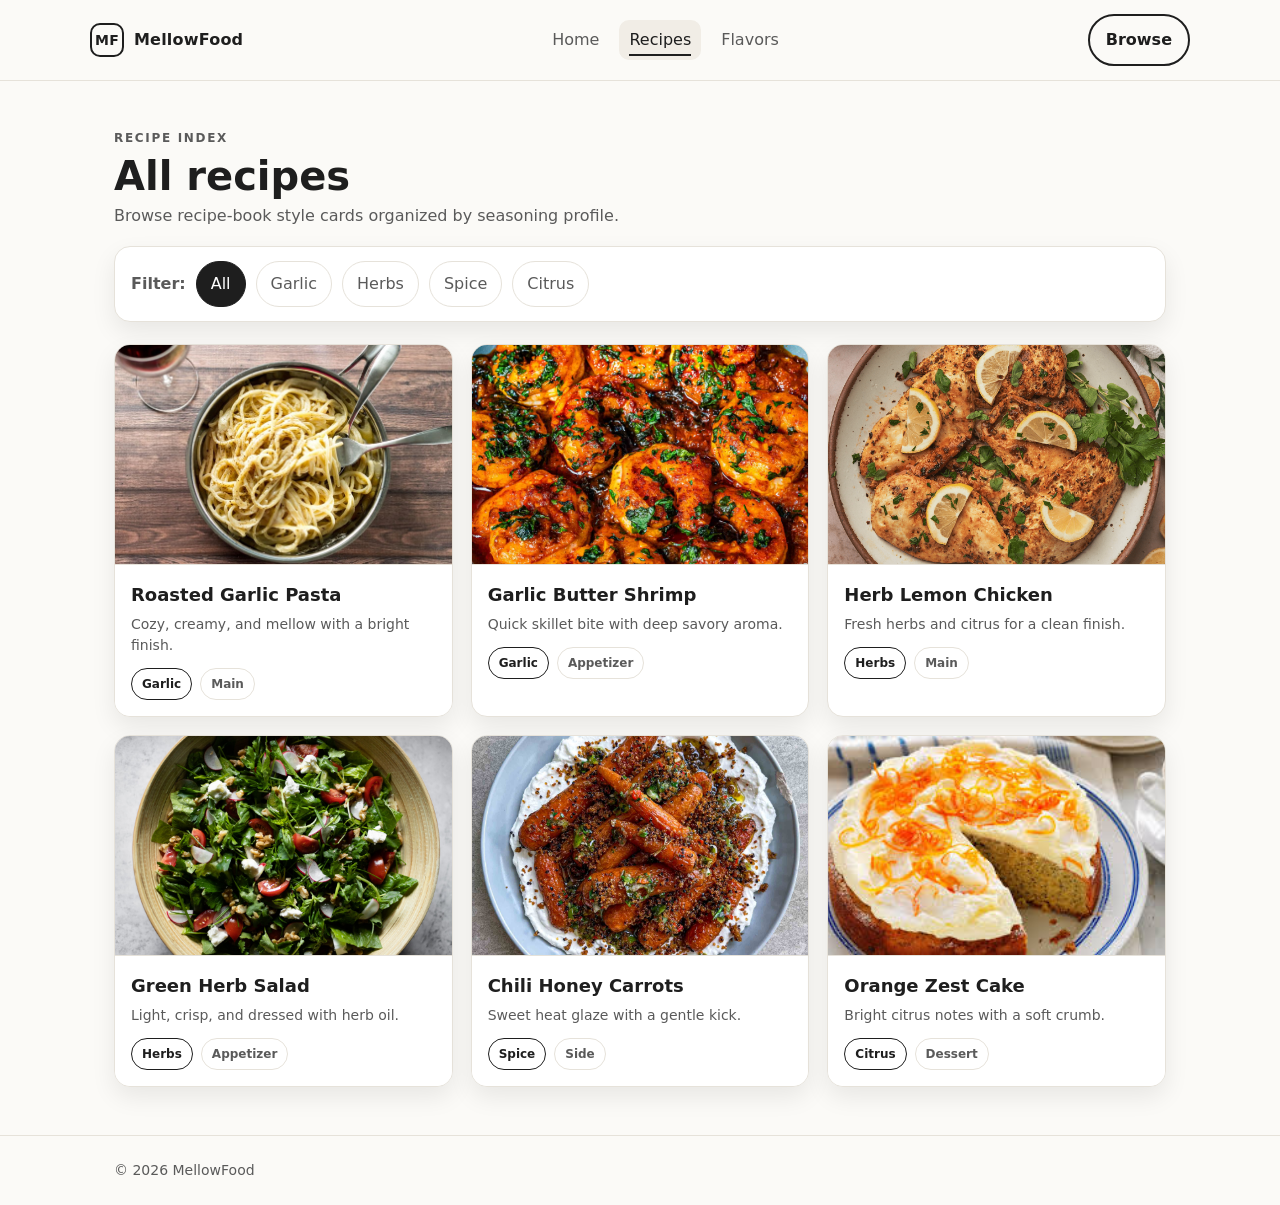
<file: recipes.html>
<!DOCTYPE html>
<html lang="en">
<head>
  <meta charset="UTF-8" />
  <meta name="viewport" content="width=device-width, initial-scale=1.0"/>
  <title>MellowFood | Recipes</title>
  <link rel="stylesheet" href="styles.css"/>
</head>
<body>

<header class="site-header">
  <div class="container navbar">
    <a class="brand" href="index.html" aria-label="MellowFood home">
      <div class="brand-mark">MF</div>
      <span>MellowFood</span>
    </a>

    <nav class="nav-links" aria-label="Primary">
      <a href="index.html">Home</a>
      <a href="recipes.html" aria-current="page">Recipes</a>
      <a href="flavors.html">Flavors</a>
    </nav>

    <a class="btn secondary" href="recipes.html">Browse</a>
  </div>
</header>

<main class="section">
  <div class="container">
    <header class="page-head">
      <div class="kicker">recipe index</div>
      <h1 class="page-title">All recipes</h1>
      <p class="page-subtitle">
        Browse recipe-book style cards organized by seasoning profile.
      </p>
    </header>

    <section class="recipe-browser">
      <input class="filter-input" type="radio" name="flavor" id="flavor-all" checked>
      <input class="filter-input" type="radio" name="flavor" id="flavor-garlic">
      <input class="filter-input" type="radio" name="flavor" id="flavor-herb">
      <input class="filter-input" type="radio" name="flavor" id="flavor-spice">
      <input class="filter-input" type="radio" name="flavor" id="flavor-citrus">

      <section class="filter card" aria-label="Flavor filter">
        <div class="filter-row">
          <span class="filter-label">Filter:</span>

          <label class="chip" for="flavor-all">All</label>
          <label class="chip" for="flavor-garlic">Garlic</label>
          <label class="chip" for="flavor-herb">Herbs</label>
          <label class="chip" for="flavor-spice">Spice</label>
          <label class="chip" for="flavor-citrus">Citrus</label>
        </div>
      </section>

    <section class="recipes-grid" aria-label="Recipe cards">
      <article class="card recipe-card flavor-garlic">
        <a class="recipe-link" href="details_rgp.html">
          <div class="recipe-media">
            <img src="assets/RoastedGarlicPasta.jpg" alt="Plate of roasted garlic pasta">
          </div>
          <div class="recipe-body">
            <h2>Roasted Garlic Pasta</h2>
            <p>Cozy, creamy, and mellow with a bright finish.</p>
            <div class="tag-row">
              <span class="tag">Garlic</span>
              <span class="tag ghost">Main</span>
            </div>
          </div>
        </a>
      </article>

      <article class="card recipe-card flavor-garlic">
        <a class="recipe-link" href="details_gbs.html">
          <div class="recipe-media">
            <img src="assets/GarlicButterShrimp.jpg" alt="Plate of garlic butter shrimp">
          </div>
          <div class="recipe-body">
            <h2>Garlic Butter Shrimp</h2>
            <p>Quick skillet bite with deep savory aroma.</p>
            <div class="tag-row">
              <span class="tag">Garlic</span>
              <span class="tag ghost">Appetizer</span>
            </div>
          </div>
        </a>
      </article>

      <article class="card recipe-card flavor-herb">
        <a class="recipe-link" href="details_hlc.html">
          <div class="recipe-media">
            <img src="assets/HerbLemonChicken.png" alt="Plate of herb lemon chicken">
          </div>
          <div class="recipe-body">
            <h2>Herb Lemon Chicken</h2>
            <p>Fresh herbs and citrus for a clean finish.</p>
            <div class="tag-row">
              <span class="tag">Herbs</span>
              <span class="tag ghost">Main</span>
            </div>
          </div>
        </a>
      </article>

      <article class="card recipe-card flavor-herb">
        <a class="recipe-link" href="details_ghs.html">
          <div class="recipe-media">
            <img src="assets/HerbSalad.jpg" alt="Plate of green herb salad">
          </div>
          <div class="recipe-body">
            <h2>Green Herb Salad</h2>
            <p>Light, crisp, and dressed with herb oil.</p>
            <div class="tag-row">
              <span class="tag">Herbs</span>
              <span class="tag ghost">Appetizer</span>
            </div>
          </div>
        </a>
      </article>


      <article class="card recipe-card flavor-spice">
        <a class="recipe-link" href="details_chc.html">
          <div class="recipe-media">
            <img src="assets/ChiliHoneyCarrots.jpg" alt="Plate of chili honey carrots">
          </div>
          <div class="recipe-body">
            <h2>Chili Honey Carrots</h2>
            <p>Sweet heat glaze with a gentle kick.</p>
            <div class="tag-row">
              <span class="tag">Spice</span>
              <span class="tag ghost">Side</span>
            </div>
          </div>
        </a>
      </article>

      <article class="card recipe-card flavor-citrus">
        <a class="recipe-link" href="details_ozc.html">
          <div class="recipe-media">
            <img src="assets/OrangeZestCake.jpg" alt="Plate of orange zest cake">
          </div>
          <div class="recipe-body">
            <h2>Orange Zest Cake</h2>
            <p>Bright citrus notes with a soft crumb.</p>
            <div class="tag-row">
              <span class="tag">Citrus</span>
              <span class="tag ghost">Dessert</span>
            </div>
          </div>
        </a>
      </article>

    </section>
  </div>
</main>

<footer class="site-footer">
  <div class="container">© 2026 MellowFood</div>
</footer>

</body>
</html>
</file>
<file: styles.css>
:root{
  --bg: #fbfaf7;
  --paper: #ffffff;
  --ink: #1e1e1e;
  --muted: #5a5a5a;
  --line: #e6e2da;

  --radius: 16px;
  --shadow: 0 10px 25px rgba(0,0,0,.08);

  --max: 1100px;
  --pad: 24px;
}

/* Main */
*{ box-sizing: border-box; }
html{ scroll-behavior: smooth; }
body{
  margin: 0;
  font-family: system-ui, -apple-system, Segoe UI, Roboto, Arial, sans-serif;
  background: var(--bg);
  color: var(--ink);
  line-height: 1.5;
}

.container{
  max-width: var(--max);
  margin: 0 auto;
  padding: 0 var(--pad);
}

a{ color: inherit; text-decoration: none; }
img{ max-width: 100%; display: block; }

:focus-visible{
  outline: 3px solid #000;
  outline-offset: 3px;
}

.site-header{
  position: sticky;
  top: 0;
  z-index: 10;
  background: rgba(251,250,247,.92);
  backdrop-filter: blur(10px);
  border-bottom: 1px solid var(--line);
}

/* Navigation and Buttons */
.navbar{
  display:flex;
  align-items:center;
  justify-content:space-between;
  gap: 18px;
  padding: 14px 0;
}

.brand{
  display:flex;
  align-items:center;
  gap: 10px;
  font-weight: 800;
  letter-spacing: .2px;
}

.brand-mark{
  width: 34px;
  height: 34px;
  border-radius: 10px;
  border: 2px solid var(--ink);
  display:grid;
  place-items:center;
  font-size: 14px;
}

.nav-links{
  display:flex;
  flex-wrap:wrap;
  gap: 10px;
}

.nav-links a{
  padding: 8px 10px;
  border-radius: 10px;
  color: var(--muted);
  transition: background .2s ease, transform .2s ease;
}

.nav-links a:hover{
  background: #f1ede6;
  transform: translateY(-1px);
}

.nav-links a[aria-current="page"]{
  background: #f1ede6;
  color: var(--ink);
}

.site-footer{
  border-top: 1px solid var(--line);
  padding: 24px 0;
  color: var(--muted);
  font-size: 14px;
}

.section{ padding: 48px 0; }

.card{
  background: var(--paper);
  border: 1px solid var(--line);
  border-radius: var(--radius);
  box-shadow: var(--shadow);
}

.kicker{
  color: var(--muted);
  font-weight: 800;
  letter-spacing: .14em;
  text-transform: uppercase;
  font-size: 12px;
}

.btn{
  display:inline-flex;
  align-items:center;
  justify-content:center;
  gap: 10px;
  padding: 12px 16px;
  border-radius: 999px;
  border: 2px solid var(--ink);
  background: var(--ink);
  color: #fff;
  font-weight: 800;
  transition: transform .2s ease, opacity .2s ease, background .2s ease;
}

.btn:hover{ transform: translateY(-2px); opacity: .95; }

.btn.secondary{
  background: transparent;
  color: var(--ink);
}

.page-head{
  margin-bottom: 18px;
}

.page-title{
  margin: 8px 0 6px;
  font-size: 40px;
  line-height: 1.08;
}

.page-subtitle{
  margin: 0;
  color: var(--muted);
}

.filter{
  padding: 14px 16px;
  margin: 18px 0 22px;
}

.filter-row{
  display: flex;
  flex-wrap: wrap;
  align-items: center;
  gap: 10px;
}

.filter-label{
  color: var(--muted);
  font-weight: 700;
}

.filter-input{
  position: absolute;
  left: -9999px;
}

.chip{
  display: inline-flex;
  align-items: center;
  justify-content: center;
  padding: 10px 14px;
  border-radius: 999px;
  border: 1px solid var(--line);
  background: #fff;
  color: var(--muted);
  cursor: pointer;
  transition: transform .2s ease, background .2s ease, color .2s ease, border-color .2s ease;
}

.chip:hover{
  transform: translateY(-1px);
  border-color: #d7d2c9;
}

#flavor-all:checked ~ .filter .chip[for="flavor-all"],
#flavor-garlic:checked ~ .filter .chip[for="flavor-garlic"],
#flavor-herb:checked ~ .filter .chip[for="flavor-herb"],
#flavor-spice:checked ~ .filter .chip[for="flavor-spice"],
#flavor-citrus:checked ~ .filter .chip[for="flavor-citrus"]{
  background: var(--ink);
  color: #fff;
  border-color: var(--ink);
}

.recipes-grid{
  display: grid;
  grid-template-columns: repeat(3, 1fr);
  gap: 18px;
}

.recipe-card{
  overflow: hidden;
  display: flex;
  flex-direction: column;
}


.recipe-link{
  display: block;
  height: 100%;
}

.recipe-media{
  width: 100%;
  height: 220px;   /* adjust this if you want taller/shorter images */
  overflow: hidden;
  border-bottom: 1px solid var(--line);
}

.recipe-media img{
  width: 100%;
  height: 100%;
  object-fit: cover;
  display: block;
}

.recipe-body{
  padding: 16px;
  background: #fff;
}

.recipe-body h2{
  margin: 0 0 6px;
  font-size: 18px;
}

.recipe-body p{
  margin: 0 0 12px;
  color: var(--muted);
  font-size: 14px;
}

.tag-row{
  display: flex;
  gap: 8px;
  flex-wrap: wrap;
}

.tag{
  display: inline-flex;
  padding: 6px 10px;
  border-radius: 999px;
  border: 1px solid var(--ink);
  font-size: 12px;
  font-weight: 700;
}

.tag.ghost{
  border-color: var(--line);
  color: var(--muted);
}

#flavor-garlic:checked ~ .recipes-grid .recipe-card:not(.flavor-garlic),
#flavor-herb:checked ~ .recipes-grid .recipe-card:not(.flavor-herb),
#flavor-spice:checked ~ .recipes-grid .recipe-card:not(.flavor-spice),
#flavor-citrus:checked ~ .recipes-grid .recipe-card:not(.flavor-citrus){
  display: none;
}

@media (max-width: 900px){
  .recipes-grid{
    grid-template-columns: repeat(2, 1fr);
  }

  .page-title{
    font-size: 34px;
  }
}

@media (max-width: 520px){
  .recipes-grid{
    grid-template-columns: 1fr;
  }
}

/*Hero Grid*/
.hero-grid{
  display:grid;
  grid-template-columns: 1.2fr .8fr;
  gap: 26px;
  align-items: stretch;
}

.hero-media{
  min-height: 320px;
  border-radius: var(--radius);
  background: linear-gradient(135deg, #e7e2d9, #f6f1e9);
  border: 1px solid var(--line);
  overflow: hidden;
}

.hero-media img{
  width: 100%;
  height: 100%;
  object-fit: cover;
  display: block;
}

.hero-copy{ padding: 28px; }

.hero-copy h1{
  margin: 10px 0 10px;
  font-size: 42px;
  line-height: 1.05;
}

.hero-copy p{
  margin: 0 0 18px;
  color: var(--muted);
}

@media (max-width: 900px){
  .hero-grid{ grid-template-columns: 1fr; }
  .hero-copy h1{ font-size: 34px; }
}

/* Details page css */
.detail-head{
  margin-bottom: 18px;
}

.detail-title{
  margin: 8px 0 10px;
  font-size: 44px;
  line-height: 1.05;
}

.detail-tags{
  display: flex;
  gap: 8px;
  flex-wrap: wrap;
  margin-bottom: 12px;
}

.detail-story{
  margin: 0;
  color: var(--muted);
  max-width: 70ch;
}

.detail-grid{
  display: grid;
  grid-template-columns: 1.4fr .9fr;
  gap: 18px;
  margin: 22px 0;
}

.detail-media{
  height: 420px;
  border-radius: var(--radius);
  overflow: hidden;
  background: linear-gradient(135deg, #e7e2d9, #f6f1e9);
}

.detail-media img{
  width: 100%;
  height: 100%;
  object-fit: cover;
  display: block;
}

.detail-aside{
  padding: 18px;
}

.aside-title{
  margin: 0 0 10px;
}

.ingredients{
  margin: 0 0 16px;
  padding-left: 18px;
  color: var(--muted);
}

.ingredients li{
  margin: 6px 0;
}

.aside-meta{
  border-top: 1px solid var(--line);
  padding-top: 12px;
  display: grid;
  gap: 6px;
  color: var(--muted);
}

.steps{
  padding: 18px;
  margin-bottom: 18px;
}

.steps h2{
  margin: 0 0 12px;
}

.step-list{
  margin: 0;
  padding: 0;
  list-style: none;
  display: grid;
  gap: 14px;
}

.step{
  display: grid;
  grid-template-columns: 54px 1fr;
  gap: 12px;
  padding: 14px;
  border: 1px solid var(--line);
  border-radius: 14px;
  background: #fff;
}

.step-num{
  width: 54px;
  height: 54px;
  border-radius: 16px;
  border: 2px solid var(--ink);
  display: grid;
  place-items: center;
  font-weight: 900;
}

.step h3{
  margin: 0 0 4px;
  font-size: 16px;
}

.step p{
  margin: 0;
  color: var(--muted);
  font-size: 14px;
}

@media (max-width: 900px){
  .detail-title{
    font-size: 36px;
  }

  .detail-grid{
    grid-template-columns: 1fr;
  }
}


.reco{
  padding: 18px;
}

.reco-head{
  display: flex;
  align-items: flex-start;
  justify-content: space-between;
  gap: 14px;
  margin-bottom: 14px;
}

.muted{
  color: var(--muted);
  margin: 6px 0 0;
}

.reco-card{
  display: grid;
  grid-template-columns: 240px 1fr;
  gap: 16px;
  border: 1px solid var(--line);
  border-radius: var(--radius);
  overflow: hidden;
  background: #fff;
}

.reco-thumb{
  height: 220px;
  overflow: hidden;
  background: linear-gradient(135deg, #dcd6cc, #f6f1e9);
}

.reco-thumb img{
  width: 100%;
  height: 100%;
  object-fit: cover;
  display: block;
}

.reco-body{
  padding: 16px;
}

.reco-body h3{
  margin: 0 0 10px;
}

.confidence{
  margin: 10px 0 12px;
}

.confidence-row{
  display: flex;
  justify-content: space-between;
  color: var(--muted);
  font-weight: 700;
  font-size: 12px;
  letter-spacing: .04em;
  text-transform: uppercase;
  margin-bottom: 8px;
}

.bar{
  height: 10px;
  border-radius: 999px;
  border: 1px solid var(--line);
  background: #fbfaf7;
  overflow: hidden;
}

.bar-fill{
  height: 100%;
  background: var(--ink);
  border-radius: 999px;
}

.why summary{
  cursor: pointer;
  font-weight: 800;
  color: var(--ink);
  margin: 0 0 8px;
}

.why ul{
  margin: 8px 0 12px;
  padding-left: 18px;
  color: var(--muted);
}

.why li{
  margin: 6px 0;
}

@media (max-width: 900px){
  .reco-card{
    grid-template-columns: 1fr;
  }

  .reco-thumb{
    min-height: 180px;
  }
}

/* Flavor Guide */
.guide-head{
  margin-bottom: 18px;
}

.guide-title{
  margin: 8px 0 10px;
  font-size: 44px;
  line-height: 1.05;
}

.guide-subtitle{
  margin: 0;
  color: var(--muted);
  max-width: 70ch;
}

.guide-stack{
  display: grid;
  gap: 16px;
  margin: 22px 0 18px;
}


.guide-block{
  display: grid;
  grid-template-columns: 340px 1fr;
  gap: 16px;
  overflow: hidden;
  border-radius: var(--radius);
  align-items: stretch;
}

.guide-media{
  height: 260px;
  overflow: hidden;
}

.guide-media img{
  width: 100%;
  height: 100%;
  object-fit: cover;
  display: block;
}


.guide-copy{
  padding: 16px;
}

.guide-copy h2{
  margin: 0 0 8px;
}

.guide-copy p{
  margin: 0 0 12px;
  color: var(--muted);
}

.guide-cta{
  padding: 18px;
  display: flex;
  align-items: center;
  justify-content: space-between;
  gap: 14px;
}

@media (max-width: 900px){
  .guide-title{
    font-size: 36px;
  }

  .guide-block{
    grid-template-columns: 1fr;
  }

  .guide-media{
    border-right: none;
    border-bottom: 1px solid var(--line);
  }

  .guide-cta{
    flex-direction: column;
    align-items: flex-start;
  }
}

/* Animations */
@keyframes fadeUp {
  from {
    opacity: 0;
    transform: translateY(12px);
  }
  to {
    opacity: 1;
    transform: translateY(0);
  }
}


.nav-links a{
  position: relative;
}

.nav-links a::after{
  content: "";
  position: absolute;
  left: 10px;
  bottom: 4px;
  width: calc(100% - 20px);
  height: 2px;
  background: var(--ink);
  transform: scaleX(0);
  transform-origin: left;
  transition: transform .25s ease;
}

.nav-links a:hover::after,
.nav-links a[aria-current="page"]::after{
  transform: scaleX(1);
}

.btn,
.btn.secondary{
  transition:
    transform .2s ease,
    opacity .2s ease,
    background .2s ease,
    color .2s ease,
    border-color .2s ease,
    box-shadow .2s ease;
}

.btn:hover,
.btn.secondary:hover{
  box-shadow: 0 8px 20px rgba(0,0,0,.08);
}

.hero-grid,
.page-head,
.detail-head,
.guide-head{
  animation: fadeUp .55s ease both;
}

.flavor-card{
  transition: transform .2s ease, box-shadow .2s ease;
}

.flavor-card:hover{
  transform: translateY(-4px);
  box-shadow: 0 14px 28px rgba(0,0,0,.09);
}

.recipe-card{
  transition: transform .2s ease, box-shadow .2s ease;
}

.recipe-card:hover{
  transform: translateY(-4px);
  box-shadow: 0 14px 28px rgba(0,0,0,.09);
}

.split{
  transition: transform .2s ease, box-shadow .2s ease;
}

.split:hover{
  transform: translateY(-2px);
}

.step{
  animation: fadeUp .45s ease both;
}

.step:nth-child(1){
  animation-delay: .04s;
}

.step:nth-child(2){
  animation-delay: .12s;
}

.step:nth-child(3){
  animation-delay: .2s;
}

.reco-card{
  animation: fadeUp .55s ease both;
  animation-delay: .08s;
}

.guide-block{
  transition: transform .2s ease, box-shadow .2s ease;
}

.guide-block:hover{
  transform: translateY(-3px);
  box-shadow: 0 14px 28px rgba(0,0,0,.09);
}

.chip{
  transition:
    transform .2s ease,
    background .2s ease,
    color .2s ease,
    border-color .2s ease,
    box-shadow .2s ease;
}

.chip:hover{
  box-shadow: 0 6px 14px rgba(0,0,0,.05);
}

.why summary{
  transition: color .2s ease;
}

.why summary:hover{
  color: #000;
}

@media (prefers-reduced-motion: reduce){
  html{
    scroll-behavior: auto;
  }

  *,
  *::before,
  *::after{
    animation: none !important;
    transition: none !important;
  }

  .nav-links a::after{
    transition: none !important;
  }
}

.mission-section{
  padding: 32px;
}

.mission-copy{
  max-width: 750px;
}

.mission-copy h2{
  margin: 10px 0 12px;
  font-size: 32px;
  line-height: 1.15;
}

.mission-copy p{
  margin: 0 0 18px;
  color: var(--muted);
  font-size: 16px;
  line-height: 1.7;
}

@media (max-width: 900px){
  .mission-copy h2{
    font-size: 28px;
  }
}

@media (max-width: 520px){
  .mission-section{
    padding: 24px;
  }

  .mission-copy h2{
    font-size: 24px;
  }
}

.coming-soon{
  padding: 40px;
  max-width: 700px;
  margin: 0 auto;
  text-align: center;
}

.coming-soon h1{
  margin: 10px 0 12px;
  font-size: 38px;
  line-height: 1.1;
}

.coming-soon p{
  margin: 0 0 20px;
  color: var(--muted);
  line-height: 1.7;
}

@media (max-width: 520px){
  .coming-soon{
    padding: 28px 20px;
  }

  .coming-soon h1{
    font-size: 30px;
  }
}
</file>
